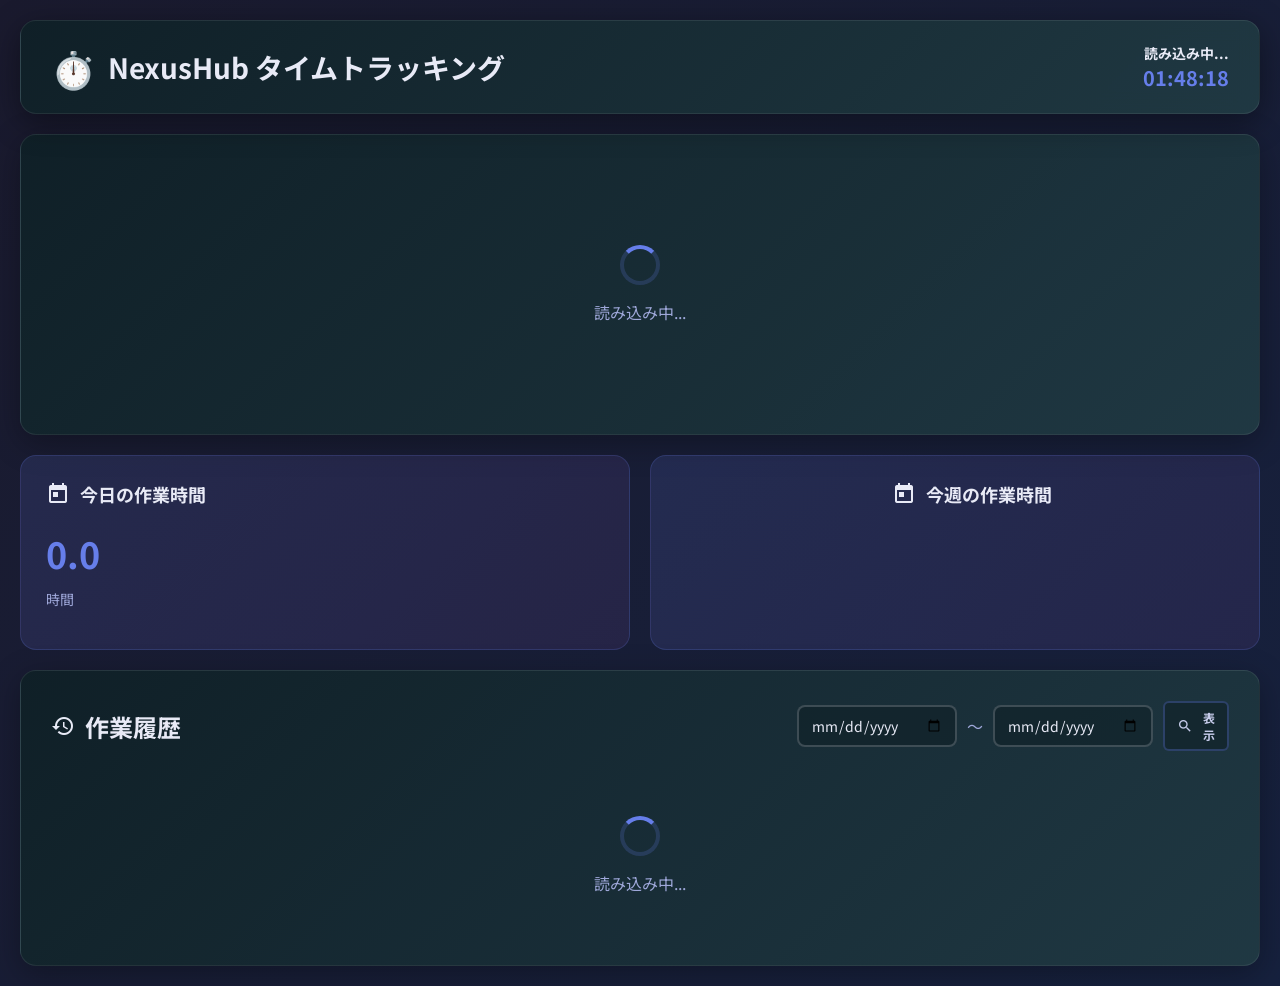
<file: nexushub-time-tracking/Index.html>
<!DOCTYPE html>
<html lang="ja">
<head>
  <meta charset="UTF-8">
  <meta name="viewport" content="width=device-width, initial-scale=1.0">
  <title>NexusHub - タイムトラッキング</title>
  <link rel="icon" type="image/png" href="https://img.icons8.com/fluency/96/clock.png">
  <link href="https://fonts.googleapis.com/css2?family=Noto+Sans+JP:wght@400;500;700&display=swap" rel="stylesheet">
  <link href="https://fonts.googleapis.com/icon?family=Material+Icons" rel="stylesheet">
  <style>
    * {
      margin: 0;
      padding: 0;
      box-sizing: border-box;
    }

    body {
      font-family: 'Noto Sans JP', sans-serif;
      background: linear-gradient(135deg, #1a1a2e 0%, #16213e 100%);
      min-height: 100vh;
      padding: 20px;
    }

    .container {
      max-width: 1400px;
      margin: 0 auto;
    }

    header {
      background: linear-gradient(135deg, rgba(15, 32, 39, 0.95) 0%, rgba(32, 58, 67, 0.95) 100%);
      border-radius: 16px;
      padding: 20px 30px;
      margin-bottom: 20px;
      box-shadow: 0 8px 32px rgba(0, 0, 0, 0.4);
      backdrop-filter: blur(10px);
      display: flex;
      justify-content: space-between;
      align-items: center;
      border: 1px solid rgba(255, 255, 255, 0.08);
    }

    .header-left {
      display: flex;
      align-items: center;
      gap: 20px;
    }

    h1 {
      color: #e8eaf6;
      font-size: 28px;
      font-weight: 700;
      display: flex;
      align-items: center;
      gap: 12px;
    }

    .logo {
      font-size: 36px;
    }

    .user-info {
      display: flex;
      flex-direction: column;
      align-items: flex-end;
    }

    .user-email {
      font-size: 14px;
      font-weight: 700;
      color: #e8eaf6;
    }

    .clock {
      font-size: 20px;
      font-weight: 700;
      color: #667eea;
    }

    .tracking-card {
      background: linear-gradient(135deg, rgba(15, 32, 39, 0.95) 0%, rgba(32, 58, 67, 0.95) 100%);
      border-radius: 16px;
      padding: 30px;
      margin-bottom: 20px;
      box-shadow: 0 8px 32px rgba(0, 0, 0, 0.3);
      border: 1px solid rgba(255, 255, 255, 0.08);
    }

    .tracking-status {
      text-align: center;
      padding: 40px;
    }

    .status-icon {
      font-size: 80px;
      margin-bottom: 20px;
    }

    .status-icon.active {
      color: #43e97b;
      animation: pulse 2s infinite;
    }

    .status-icon.inactive {
      color: #9fa8da;
    }

    @keyframes pulse {
      0%, 100% { opacity: 1; }
      50% { opacity: 0.5; }
    }

    .status-text {
      font-size: 24px;
      font-weight: 700;
      color: #e8eaf6;
      margin-bottom: 10px;
    }

    .tracking-time {
      font-size: 48px;
      font-weight: 700;
      color: #667eea;
      margin: 20px 0;
      font-family: 'Courier New', monospace;
    }

    .tracking-info {
      display: flex;
      justify-content: center;
      gap: 30px;
      margin: 20px 0;
      flex-wrap: wrap;
    }

    .info-item {
      display: flex;
      align-items: center;
      gap: 8px;
      color: #9fa8da;
      font-size: 14px;
    }

    .info-item .material-icons {
      font-size: 20px;
      color: #667eea;
    }

    .tracking-buttons {
      display: flex;
      justify-content: center;
      gap: 20px;
      margin-top: 30px;
    }

    .btn {
      padding: 15px 40px;
      border: none;
      border-radius: 12px;
      font-size: 16px;
      font-weight: 700;
      cursor: pointer;
      transition: all 0.3s ease;
      display: flex;
      align-items: center;
      gap: 10px;
      font-family: 'Noto Sans JP', sans-serif;
    }

    .btn-start {
      background: linear-gradient(135deg, #43e97b 0%, #38f9d7 100%);
      color: #1a1a2e;
      box-shadow: 0 4px 15px rgba(67, 233, 123, 0.3);
    }

    .btn-start:hover {
      transform: translateY(-2px);
      box-shadow: 0 6px 20px rgba(67, 233, 123, 0.4);
    }

    .btn-stop {
      background: linear-gradient(135deg, #F093FB 0%, #F5576C 100%);
      color: white;
      box-shadow: 0 4px 15px rgba(245, 87, 108, 0.3);
    }

    .btn-stop:hover {
      transform: translateY(-2px);
      box-shadow: 0 6px 20px rgba(245, 87, 108, 0.4);
    }

    .btn-secondary {
      background: rgba(15, 32, 39, 0.6);
      color: #c5cae9;
      border: 2px solid rgba(102, 126, 234, 0.3);
    }

    .btn-secondary:hover {
      background: rgba(102, 126, 234, 0.3);
      border-color: #667eea;
    }

    .summary-section {
      display: grid;
      grid-template-columns: repeat(auto-fit, minmax(300px, 1fr));
      gap: 20px;
      margin-bottom: 20px;
    }

    .summary-card {
      background: linear-gradient(135deg, rgba(102, 126, 234, 0.15) 0%, rgba(118, 75, 162, 0.15) 100%);
      border-radius: 16px;
      padding: 25px;
      border: 1px solid rgba(102, 126, 234, 0.2);
    }

    .summary-card h3 {
      color: #e8eaf6;
      font-size: 18px;
      margin-bottom: 20px;
      display: flex;
      align-items: center;
      gap: 10px;
    }

    .summary-value {
      font-size: 36px;
      font-weight: 700;
      color: #667eea;
      margin-bottom: 10px;
    }

    .summary-label {
      font-size: 14px;
      color: #9fa8da;
    }

    .project-list {
      margin-top: 15px;
    }

    .project-item {
      display: flex;
      justify-content: space-between;
      padding: 8px 0;
      border-bottom: 1px solid rgba(232, 234, 246, 0.1);
      font-size: 14px;
    }

    .project-name {
      color: #e8eaf6;
    }

    .project-time {
      color: #667eea;
      font-weight: 600;
    }

    .entries-section {
      background: linear-gradient(135deg, rgba(15, 32, 39, 0.95) 0%, rgba(32, 58, 67, 0.95) 100%);
      border-radius: 16px;
      padding: 30px;
      box-shadow: 0 8px 32px rgba(0, 0, 0, 0.3);
      border: 1px solid rgba(255, 255, 255, 0.08);
    }

    .entries-header {
      display: flex;
      justify-content: space-between;
      align-items: center;
      margin-bottom: 25px;
    }

    .entries-header h2 {
      color: #e8eaf6;
      font-size: 24px;
      display: flex;
      align-items: center;
      gap: 10px;
    }

    .date-filter {
      display: flex;
      gap: 10px;
      align-items: center;
    }

    .date-filter input {
      background: rgba(15, 32, 39, 0.6);
      color: #e8eaf6;
      border: 2px solid rgba(232, 234, 246, 0.2);
      border-radius: 8px;
      padding: 8px 12px;
      font-size: 14px;
      font-family: 'Noto Sans JP', sans-serif;
    }

    .date-filter input:focus {
      outline: none;
      border-color: #667eea;
    }

    .entries-list {
      display: flex;
      flex-direction: column;
      gap: 15px;
    }

    .entry-item {
      background: rgba(15, 32, 39, 0.6);
      border-radius: 12px;
      padding: 20px;
      border: 1px solid rgba(232, 234, 246, 0.1);
      transition: all 0.3s ease;
    }

    .entry-item:hover {
      background: rgba(102, 126, 234, 0.1);
      border-color: #667eea;
    }

    .entry-header {
      display: flex;
      justify-content: space-between;
      align-items: start;
      margin-bottom: 12px;
    }

    .entry-project {
      font-size: 18px;
      font-weight: 700;
      color: #e8eaf6;
    }

    .entry-duration {
      font-size: 24px;
      font-weight: 700;
      color: #43e97b;
      white-space: nowrap;
    }

    .entry-details {
      display: flex;
      gap: 20px;
      margin-bottom: 10px;
      flex-wrap: wrap;
    }

    .entry-detail {
      display: flex;
      align-items: center;
      gap: 6px;
      color: #9fa8da;
      font-size: 13px;
    }

    .entry-detail .material-icons {
      font-size: 16px;
    }

    .entry-memo {
      color: #c5cae9;
      font-size: 14px;
      margin-top: 10px;
      padding-top: 10px;
      border-top: 1px solid rgba(232, 234, 246, 0.1);
    }

    .entry-actions {
      display: flex;
      gap: 10px;
      margin-top: 15px;
    }

    .btn-small {
      padding: 6px 12px;
      font-size: 12px;
      border-radius: 6px;
    }

    .modal {
      display: none;
      position: fixed;
      z-index: 1000;
      left: 0;
      top: 0;
      width: 100%;
      height: 100%;
      background: rgba(0, 0, 0, 0.85);
      animation: fadeIn 0.3s ease;
    }

    @keyframes fadeIn {
      from { opacity: 0; }
      to { opacity: 1; }
    }

    .modal-content {
      background: linear-gradient(135deg, rgba(15, 32, 39, 0.98) 0%, rgba(32, 58, 67, 0.98) 100%);
      margin: 5% auto;
      padding: 30px;
      border-radius: 16px;
      max-width: 500px;
      box-shadow: 0 20px 60px rgba(0, 0, 0, 0.5);
      animation: slideDown 0.3s ease;
      border: 1px solid rgba(232, 234, 246, 0.1);
    }

    @keyframes slideDown {
      from {
        transform: translateY(-50px);
        opacity: 0;
      }
      to {
        transform: translateY(0);
        opacity: 1;
      }
    }

    .modal-header {
      display: flex;
      justify-content: space-between;
      align-items: center;
      margin-bottom: 25px;
      padding-bottom: 15px;
      border-bottom: 2px solid rgba(232, 234, 246, 0.1);
    }

    .modal-header h3 {
      color: #e8eaf6;
      font-size: 22px;
      font-weight: 700;
    }

    .close-btn {
      background: none;
      border: none;
      font-size: 32px;
      color: #9fa8da;
      cursor: pointer;
      padding: 0;
      width: 36px;
      height: 36px;
      display: flex;
      align-items: center;
      justify-content: center;
      border-radius: 50%;
      transition: all 0.3s ease;
    }

    .close-btn:hover {
      background: rgba(102, 126, 234, 0.2);
      color: #e8eaf6;
    }

    .form-group {
      margin-bottom: 20px;
    }

    .form-group label {
      display: block;
      margin-bottom: 8px;
      font-weight: 600;
      color: #e8eaf6;
      font-size: 14px;
    }

    .form-input, .form-select {
      width: 100%;
      border: 2px solid rgba(232, 234, 246, 0.2);
      border-radius: 8px;
      padding: 12px;
      font-size: 14px;
      font-family: 'Noto Sans JP', sans-serif;
      transition: border-color 0.3s ease;
      background: rgba(15, 32, 39, 0.6);
      color: #e8eaf6;
    }

    .form-input:focus, .form-select:focus {
      outline: none;
      border-color: #667eea;
      box-shadow: 0 0 0 3px rgba(102, 126, 234, 0.2);
    }

    .form-actions {
      display: flex;
      gap: 10px;
      justify-content: flex-end;
      margin-top: 25px;
    }

    .loading-spinner {
      text-align: center;
      padding: 40px;
      color: #9fa8da;
    }

    .spinner {
      border: 4px solid rgba(102, 126, 234, 0.2);
      border-top: 4px solid #667eea;
      border-radius: 50%;
      width: 40px;
      height: 40px;
      animation: spin 1s linear infinite;
      margin: 0 auto 15px;
    }

    @keyframes spin {
      0% { transform: rotate(0deg); }
      100% { transform: rotate(360deg); }
    }

    .no-entries {
      text-align: center;
      color: #9fa8da;
      padding: 40px;
      font-size: 16px;
    }

    @media (max-width: 768px) {
      .tracking-buttons {
        flex-direction: column;
      }

      .btn {
        width: 100%;
        justify-content: center;
      }

      .date-filter {
        flex-direction: column;
        width: 100%;
      }

      .date-filter input {
        width: 100%;
      }
    }
  </style>
</head>
<body>
  <div class="container">
    <header>
      <div class="header-left">
        <h1>
          <span class="logo">⏱️</span>
          NexusHub タイムトラッキング
        </h1>
      </div>
      <div class="user-info">
        <div class="user-email" id="userEmail">読み込み中...</div>
        <div class="clock" id="clock">--:--:--</div>
      </div>
    </header>

    <!-- トラッキング状態 -->
    <div class="tracking-card">
      <div class="tracking-status" id="trackingStatus">
        <div class="loading-spinner">
          <div class="spinner"></div>
          <p>読み込み中...</p>
        </div>
      </div>
    </div>

    <!-- サマリーセクション -->
    <div class="summary-section">
      <div class="summary-card">
        <h3><span class="material-icons">today</span>今日の作業時間</h3>
        <div class="summary-value" id="todayHours">0.0</div>
        <div class="summary-label">時間</div>
        <div class="project-list" id="todayProjects"></div>
      </div>

      <div class="summary-card">
        <h3><span class="material-icons">calendar_today</span>今週の作業時間</h3>
        <div id="weeklyChart" style="margin-top: 15px;"></div>
      </div>
    </div>

    <!-- エントリー一覧 -->
    <div class="entries-section">
      <div class="entries-header">
        <h2><span class="material-icons">history</span>作業履歴</h2>
        <div class="date-filter">
          <input type="date" id="startDateFilter" class="form-input">
          <span style="color: #9fa8da;">〜</span>
          <input type="date" id="endDateFilter" class="form-input">
          <button class="btn btn-secondary btn-small" onclick="applyDateFilter()">
            <span class="material-icons" style="font-size: 16px;">search</span>
            表示
          </button>
        </div>
      </div>
      <div class="entries-list" id="entriesList">
        <div class="loading-spinner">
          <div class="spinner"></div>
          <p>読み込み中...</p>
        </div>
      </div>
    </div>
  </div>

  <!-- 開始モーダル -->
  <div id="startModal" class="modal">
    <div class="modal-content">
      <div class="modal-header">
        <h3>タイムトラッキング開始</h3>
        <button class="close-btn" onclick="closeModal('startModal')">&times;</button>
      </div>
      <div>
        <div class="form-group">
          <label for="projectInput">プロジェクト</label>
          <select id="projectInput" class="form-select">
            <option value="">プロジェクトを選択...</option>
          </select>
        </div>
        <div class="form-group">
          <label for="taskInput">タスク</label>
          <input type="text" id="taskInput" class="form-input" placeholder="タスク名を入力...">
        </div>
        <div class="form-group">
          <label for="memoInput">メモ（任意）</label>
          <input type="text" id="memoInput" class="form-input" placeholder="メモを入力...">
        </div>
        <div class="form-actions">
          <button class="btn btn-secondary btn-small" onclick="closeModal('startModal')">キャンセル</button>
          <button class="btn btn-start btn-small" onclick="confirmStart()">
            <span class="material-icons" style="font-size: 16px;">play_arrow</span>
            開始
          </button>
        </div>
      </div>
    </div>
  </div>

  <!-- 編集モーダル -->
  <div id="editModal" class="modal">
    <div class="modal-content">
      <div class="modal-header">
        <h3>エントリー編集</h3>
        <button class="close-btn" onclick="closeModal('editModal')">&times;</button>
      </div>
      <div>
        <div class="form-group">
          <label for="editProjectInput">プロジェクト</label>
          <select id="editProjectInput" class="form-select">
            <option value="">プロジェクトを選択...</option>
          </select>
        </div>
        <div class="form-group">
          <label for="editTaskInput">タスク</label>
          <input type="text" id="editTaskInput" class="form-input" placeholder="タスク名を入力...">
        </div>
        <div class="form-group">
          <label for="editMemoInput">メモ</label>
          <input type="text" id="editMemoInput" class="form-input" placeholder="メモを入力...">
        </div>
        <div class="form-actions">
          <button class="btn btn-secondary btn-small" onclick="closeModal('editModal')">キャンセル</button>
          <button class="btn btn-start btn-small" onclick="saveEdit()">
            <span class="material-icons" style="font-size: 16px;">save</span>
            保存
          </button>
        </div>
      </div>
    </div>
  </div>

  <script>
    let currentTracking = null;
    let trackingTimer = null;
    let editingEntryId = null;
    let allProjects = [];

    // 時計の更新
    function updateClock() {
      const now = new Date();
      const hours = String(now.getHours()).padStart(2, '0');
      const minutes = String(now.getMinutes()).padStart(2, '0');
      const seconds = String(now.getSeconds()).padStart(2, '0');

      const clockElement = document.getElementById('clock');
      if (clockElement) {
        clockElement.textContent = hours + ':' + minutes + ':' + seconds;
      }
    }

    updateClock();
    setInterval(updateClock, 1000);

    // ユーザー情報を取得
    google.script.run
      .withSuccessHandler(function(userInfo) {
        const emailElement = document.getElementById('userEmail');
        if (emailElement) {
          emailElement.textContent = userInfo.email;
        }
      })
      .getUserInfo();

    // 初期化
    function init() {
      loadProjects();
      loadCurrentTracking();
      loadTodaySummary();
      loadWeeklySummary();
      loadEntries();

      // デフォルトの日付フィルターを設定（今月）
      const today = new Date();
      const firstDay = new Date(today.getFullYear(), today.getMonth(), 1);

      const startDateFilter = document.getElementById('startDateFilter');
      const endDateFilter = document.getElementById('endDateFilter');

      if (startDateFilter) {
        startDateFilter.value = formatDateInput(firstDay);
      }
      if (endDateFilter) {
        endDateFilter.value = formatDateInput(today);
      }
    }

    // プロジェクト一覧を読み込み
    function loadProjects() {
      google.script.run
        .withSuccessHandler(function(result) {
          if (result.success) {
            allProjects = result.projects;
            updateProjectSelects();
          }
        })
        .getProjects();
    }

    // プロジェクトセレクトを更新
    function updateProjectSelects() {
      const projectInput = document.getElementById('projectInput');
      const editProjectInput = document.getElementById('editProjectInput');

      if (projectInput) {
        let options = '<option value="">プロジェクトを選択...</option>';
        allProjects.forEach(function(project) {
          options += '<option value="' + escapeHtml(project.name) + '">' + escapeHtml(project.name) + '</option>';
        });
        projectInput.innerHTML = options;
      }

      if (editProjectInput) {
        let options = '<option value="">プロジェクトを選択...</option>';
        allProjects.forEach(function(project) {
          options += '<option value="' + escapeHtml(project.name) + '">' + escapeHtml(project.name) + '</option>';
        });
        editProjectInput.innerHTML = options;
      }
    }

    // 現在のトラッキング状態を読み込み
    function loadCurrentTracking() {
      google.script.run
        .withSuccessHandler(function(result) {
          if (result.success) {
            currentTracking = result.tracking;
            updateTrackingUI();

            if (currentTracking) {
              startTrackingTimer();
            }
          }
        })
        .getCurrentTimeTracking();
    }

    // トラッキングUIを更新
    function updateTrackingUI() {
      const statusElement = document.getElementById('trackingStatus');
      if (!statusElement) return;

      if (currentTracking) {
        const elapsed = Math.floor((Date.now() - currentTracking.startTime) / 1000);
        const hours = Math.floor(elapsed / 3600);
        const minutes = Math.floor((elapsed % 3600) / 60);
        const seconds = elapsed % 60;

        statusElement.innerHTML =
          '<div class="status-icon active">⏱️</div>' +
          '<div class="status-text">作業中</div>' +
          '<div class="tracking-time" id="trackingTime">' +
          String(hours).padStart(2, '0') + ':' +
          String(minutes).padStart(2, '0') + ':' +
          String(seconds).padStart(2, '0') +
          '</div>' +
          '<div class="tracking-info">' +
          (currentTracking.project ? '<div class="info-item"><span class="material-icons">folder</span>' + escapeHtml(currentTracking.project) + '</div>' : '') +
          (currentTracking.task ? '<div class="info-item"><span class="material-icons">assignment</span>' + escapeHtml(currentTracking.task) + '</div>' : '') +
          '</div>' +
          '<div class="tracking-buttons">' +
          '<button class="btn btn-stop" onclick="stopTracking()">' +
          '<span class="material-icons">stop</span>停止' +
          '</button>' +
          '</div>';
      } else {
        statusElement.innerHTML =
          '<div class="status-icon inactive">⏱️</div>' +
          '<div class="status-text">待機中</div>' +
          '<div class="tracking-time">00:00:00</div>' +
          '<div class="tracking-buttons">' +
          '<button class="btn btn-start" onclick="openStartModal()">' +
          '<span class="material-icons">play_arrow</span>開始' +
          '</button>' +
          '</div>';
      }
    }

    // トラッキングタイマーを開始
    function startTrackingTimer() {
      if (trackingTimer) {
        clearInterval(trackingTimer);
      }

      trackingTimer = setInterval(function() {
        if (currentTracking) {
          const elapsed = Math.floor((Date.now() - currentTracking.startTime) / 1000);
          const hours = Math.floor(elapsed / 3600);
          const minutes = Math.floor((elapsed % 3600) / 60);
          const seconds = elapsed % 60;

          const timeElement = document.getElementById('trackingTime');
          if (timeElement) {
            timeElement.textContent =
              String(hours).padStart(2, '0') + ':' +
              String(minutes).padStart(2, '0') + ':' +
              String(seconds).padStart(2, '0');
          }
        }
      }, 1000);
    }

    // 開始モーダルを開く
    function openStartModal() {
      const modal = document.getElementById('startModal');
      const projectInput = document.getElementById('projectInput');
      const taskInput = document.getElementById('taskInput');
      const memoInput = document.getElementById('memoInput');

      if (projectInput) projectInput.value = '';
      if (taskInput) taskInput.value = '';
      if (memoInput) memoInput.value = '';

      if (modal) modal.style.display = 'block';
    }

    // トラッキング開始を確定
    function confirmStart() {
      const projectInput = document.getElementById('projectInput');
      const taskInput = document.getElementById('taskInput');
      const memoInput = document.getElementById('memoInput');

      const project = projectInput ? projectInput.value : '';
      const task = taskInput ? taskInput.value.trim() : '';
      const memo = memoInput ? memoInput.value.trim() : '';

      closeModal('startModal');

      google.script.run
        .withSuccessHandler(function(result) {
          if (result.success) {
            loadCurrentTracking();
            loadTodaySummary();
          } else {
            alert(result.error || 'タイムトラッキングの開始に失敗しました');
          }
        })
        .withFailureHandler(function(error) {
          alert('タイムトラッキングの開始に失敗しました');
        })
        .startTimeTracking(project, task, memo);
    }

    // トラッキング停止
    function stopTracking() {
      if (!confirm('タイムトラッキングを停止しますか？')) return;

      google.script.run
        .withSuccessHandler(function(result) {
          if (result.success) {
            if (trackingTimer) {
              clearInterval(trackingTimer);
              trackingTimer = null;
            }
            currentTracking = null;
            updateTrackingUI();
            loadTodaySummary();
            loadWeeklySummary();
            loadEntries();
          } else {
            alert(result.error || 'タイムトラッキングの停止に失敗しました');
          }
        })
        .withFailureHandler(function(error) {
          alert('タイムトラッキングの停止に失敗しました');
        })
        .stopTimeTracking();
    }

    // 今日のサマリーを読み込み
    function loadTodaySummary() {
      google.script.run
        .withSuccessHandler(function(result) {
          if (result.success) {
            const hoursElement = document.getElementById('todayHours');
            if (hoursElement) {
              hoursElement.textContent = result.totalHours;
            }

            const projectsElement = document.getElementById('todayProjects');
            if (projectsElement && result.projectTime) {
              let html = '';
              const projects = Object.entries(result.projectTime);
              projects.forEach(function([project, minutes]) {
                const hours = (minutes / 60).toFixed(1);
                html += '<div class="project-item">' +
                        '<span class="project-name">' + escapeHtml(project) + '</span>' +
                        '<span class="project-time">' + hours + 'h</span>' +
                        '</div>';
              });
              projectsElement.innerHTML = html || '<div style="color: #9fa8da; text-align: center; padding: 10px;">データなし</div>';
            }
          }
        })
        .getTodaySummary();
    }

    // 週のサマリーを読み込み
    function loadWeeklySummary() {
      google.script.run
        .withSuccessHandler(function(result) {
          if (result.success && result.dailyTime) {
            const chartElement = document.getElementById('weeklyChart');
            if (chartElement) {
              let html = '';
              const days = ['月', '火', '水', '木', '金', '土', '日'];
              const dates = Object.keys(result.dailyTime).sort();

              dates.forEach(function(dateKey, index) {
                const minutes = result.dailyTime[dateKey];
                const hours = (minutes / 60).toFixed(1);
                const date = new Date(dateKey);
                const dayOfWeek = days[(date.getDay() + 6) % 7];

                html += '<div class="project-item">' +
                        '<span class="project-name">' + dayOfWeek + ' (' + dateKey.split('-')[2] + '日)</span>' +
                        '<span class="project-time">' + hours + 'h</span>' +
                        '</div>';
              });
              chartElement.innerHTML = html || '<div style="color: #9fa8da; text-align: center; padding: 10px;">データなし</div>';
            }
          }
        })
        .getWeeklySummary();
    }

    // エントリー一覧を読み込み
    function loadEntries() {
      const startDateFilter = document.getElementById('startDateFilter');
      const endDateFilter = document.getElementById('endDateFilter');

      const startDate = startDateFilter ? startDateFilter.value : null;
      const endDate = endDateFilter ? endDateFilter.value : null;

      google.script.run
        .withSuccessHandler(function(result) {
          const listElement = document.getElementById('entriesList');
          if (!listElement) return;

          if (result.success && result.entries.length > 0) {
            let html = '';
            result.entries.forEach(function(entry) {
              const startTime = new Date(entry.startTime);
              const hours = Math.floor(entry.duration / 60);
              const minutes = entry.duration % 60;
              const durationText = hours + 'h ' + minutes + 'm';

              html += '<div class="entry-item">' +
                      '<div class="entry-header">' +
                      '<div class="entry-project">' + escapeHtml(entry.project || '未分類') + '</div>' +
                      '<div class="entry-duration">' + durationText + '</div>' +
                      '</div>' +
                      '<div class="entry-details">' +
                      '<div class="entry-detail">' +
                      '<span class="material-icons">event</span>' +
                      formatDate(startTime) +
                      '</div>' +
                      '<div class="entry-detail">' +
                      '<span class="material-icons">schedule</span>' +
                      formatTime(startTime) + ' - ' + formatTime(new Date(entry.endTime)) +
                      '</div>';

              if (entry.task) {
                html += '<div class="entry-detail">' +
                        '<span class="material-icons">assignment</span>' +
                        escapeHtml(entry.task) +
                        '</div>';
              }

              html += '</div>';

              if (entry.memo) {
                html += '<div class="entry-memo">📝 ' + escapeHtml(entry.memo) + '</div>';
              }

              html += '<div class="entry-actions">' +
                      '<button class="btn btn-secondary btn-small" onclick="editEntry(\'' + entry.id + '\', \'' +
                      escapeHtml(entry.project || '').replace(/'/g, "\\'") + '\', \'' +
                      escapeHtml(entry.task || '').replace(/'/g, "\\'") + '\', \'' +
                      escapeHtml(entry.memo || '').replace(/'/g, "\\'") + '\')">' +
                      '<span class="material-icons" style="font-size: 14px;">edit</span>編集' +
                      '</button>' +
                      '<button class="btn btn-secondary btn-small" onclick="deleteEntry(\'' + entry.id + '\')" style="border-color: rgba(245, 87, 108, 0.3);">' +
                      '<span class="material-icons" style="font-size: 14px;">delete</span>削除' +
                      '</button>' +
                      '</div>' +
                      '</div>';
            });
            listElement.innerHTML = html;
          } else {
            listElement.innerHTML = '<div class="no-entries">この期間のエントリーはありません</div>';
          }
        })
        .getTimeEntries(startDate, endDate);
    }

    // 日付フィルターを適用
    function applyDateFilter() {
      loadEntries();
    }

    // エントリーを編集
    function editEntry(id, project, task, memo) {
      editingEntryId = id;

      const modal = document.getElementById('editModal');
      const editProjectInput = document.getElementById('editProjectInput');
      const editTaskInput = document.getElementById('editTaskInput');
      const editMemoInput = document.getElementById('editMemoInput');

      if (editProjectInput) editProjectInput.value = project;
      if (editTaskInput) editTaskInput.value = task;
      if (editMemoInput) editMemoInput.value = memo;

      if (modal) modal.style.display = 'block';
    }

    // 編集を保存
    function saveEdit() {
      const editProjectInput = document.getElementById('editProjectInput');
      const editTaskInput = document.getElementById('editTaskInput');
      const editMemoInput = document.getElementById('editMemoInput');

      const project = editProjectInput ? editProjectInput.value : '';
      const task = editTaskInput ? editTaskInput.value.trim() : '';
      const memo = editMemoInput ? editMemoInput.value.trim() : '';

      closeModal('editModal');

      google.script.run
        .withSuccessHandler(function(result) {
          if (result.success) {
            loadEntries();
            loadTodaySummary();
          } else {
            alert(result.error || '更新に失敗しました');
          }
        })
        .updateTimeEntry(editingEntryId, project, task, memo);
    }

    // エントリーを削除
    function deleteEntry(id) {
      if (!confirm('このエントリーを削除しますか？')) return;

      google.script.run
        .withSuccessHandler(function(result) {
          if (result.success) {
            loadEntries();
            loadTodaySummary();
            loadWeeklySummary();
          } else {
            alert(result.error || '削除に失敗しました');
          }
        })
        .deleteTimeEntry(id);
    }

    // モーダルを閉じる
    function closeModal(modalId) {
      const modal = document.getElementById(modalId);
      if (modal) modal.style.display = 'none';
    }

    // ヘルパー関数
    function formatDate(date) {
      const year = date.getFullYear();
      const month = String(date.getMonth() + 1).padStart(2, '0');
      const day = String(date.getDate()).padStart(2, '0');
      return year + '年' + month + '月' + day + '日';
    }

    function formatTime(date) {
      const hours = String(date.getHours()).padStart(2, '0');
      const minutes = String(date.getMinutes()).padStart(2, '0');
      return hours + ':' + minutes;
    }

    function formatDateInput(date) {
      const year = date.getFullYear();
      const month = String(date.getMonth() + 1).padStart(2, '0');
      const day = String(date.getDate()).padStart(2, '0');
      return year + '-' + month + '-' + day;
    }

    function escapeHtml(text) {
      if (!text) return '';
      return String(text)
        .replace(/&/g, '&amp;')
        .replace(/</g, '&lt;')
        .replace(/>/g, '&gt;')
        .replace(/"/g, '&quot;')
        .replace(/'/g, '&#039;');
    }

    // モーダルの外側をクリックで閉じる
    window.onclick = function(event) {
      if (event.target.classList.contains('modal')) {
        event.target.style.display = 'none';
      }
    };

    // 初期化
    init();

    // 定期的にサマリーを更新
    setInterval(function() {
      loadTodaySummary();
      loadWeeklySummary();
    }, 60000);
  </script>
</body>
</html>
</file>
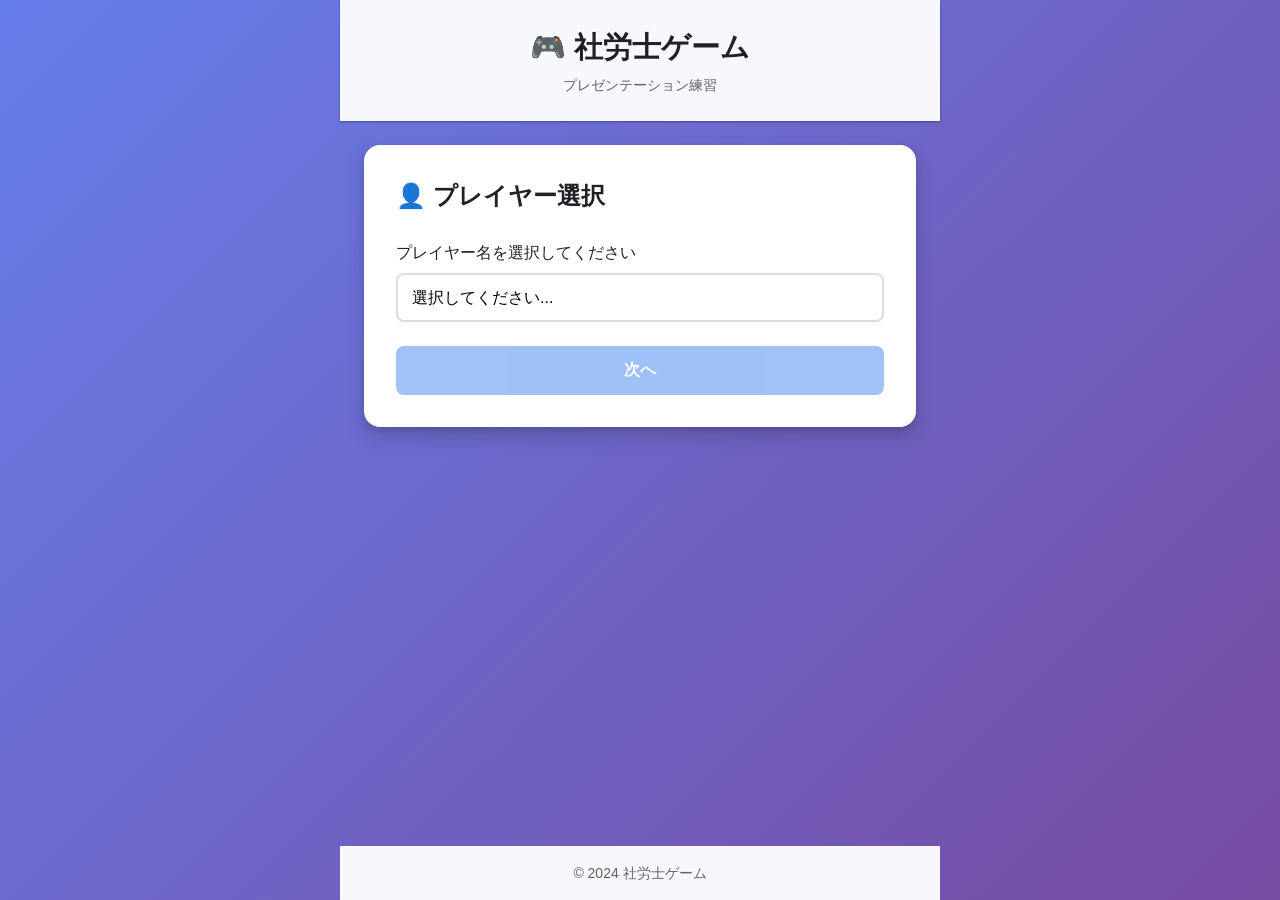
<file: sr-game-webapp/frontend/index.html>
<!DOCTYPE html>
<html lang="ja">
<head>
    <meta charset="UTF-8">
    <meta name="viewport" content="width=device-width, initial-scale=1.0, maximum-scale=1.0, user-scalable=no">
    <meta name="mobile-web-app-capable" content="yes">
    <meta name="apple-mobile-web-app-capable" content="yes">
    <title>社労士ゲーム</title>
    <link rel="stylesheet" href="styles.css">
</head>
<body>
    <div class="container">
        <!-- ヘッダー -->
        <header class="header">
            <h1>🎮 社労士ゲーム</h1>
            <p class="subtitle">プレゼンテーション練習</p>
        </header>

        <!-- メインコンテンツ -->
        <main class="main-content">
            <!-- ステップ1: プレイヤー選択 -->
            <section id="step1" class="step active">
                <div class="card">
                    <h2>👤 プレイヤー選択</h2>
                    <div class="form-group">
                        <label for="playerSelect">プレイヤー名を選択してください</label>
                        <select id="playerSelect" class="input-field">
                            <option value="">選択してください...</option>
                        </select>
                    </div>
                    <button id="nextToIndustry" class="btn btn-primary" disabled>次へ</button>
                </div>
            </section>

            <!-- ステップ2: 業界選択 -->
            <section id="step2" class="step">
                <div class="card">
                    <h2>🏭 業界選択</h2>
                    <p class="info-text">対象業界を選択してください（複数選択可）</p>
                    <div class="checkbox-group">
                        <label class="checkbox-label">
                            <input type="checkbox" name="industry" value="製造業界">
                            <span class="checkbox-custom"></span>
                            製造業界
                        </label>
                        <label class="checkbox-label">
                            <input type="checkbox" name="industry" value="運送業界">
                            <span class="checkbox-custom"></span>
                            運送業界
                        </label>
                        <label class="checkbox-label">
                            <input type="checkbox" name="industry" value="建設業界">
                            <span class="checkbox-custom"></span>
                            建設業界
                        </label>
                        <label class="checkbox-label">
                            <input type="checkbox" name="industry" value="介護業界">
                            <span class="checkbox-custom"></span>
                            介護業界
                        </label>
                    </div>
                    <div class="button-group">
                        <button id="backToPlayer" class="btn btn-secondary">戻る</button>
                        <button id="nextToRecording" class="btn btn-primary" disabled>次へ</button>
                    </div>
                </div>
            </section>

            <!-- ステップ3: 音声録音 -->
            <section id="step3" class="step">
                <div class="card">
                    <h2>🎤 プレゼンテーション録音</h2>
                    <p class="info-text">マイクボタンを押して、約1.5分間のプレゼンテーションを行ってください</p>

                    <!-- 録音状態の表示 -->
                    <div class="recording-status">
                        <div id="recordingIndicator" class="recording-indicator">
                            <span class="status-text">準備完了</span>
                        </div>
                        <div id="timer" class="timer">00:00</div>
                        <div class="progress-bar">
                            <div id="progressFill" class="progress-fill"></div>
                        </div>
                    </div>

                    <!-- マイクボタン -->
                    <div class="mic-button-container">
                        <button id="micButton" class="mic-button" aria-label="録音開始/停止">
                            <svg width="60" height="60" viewBox="0 0 24 24" fill="currentColor">
                                <path d="M12 14c1.66 0 3-1.34 3-3V5c0-1.66-1.34-3-3-3S9 3.34 9 5v6c0 1.66 1.34 3 3 3z"/>
                                <path d="M17 11c0 2.76-2.24 5-5 5s-5-2.24-5-5H5c0 3.53 2.61 6.43 6 6.92V21h2v-3.08c3.39-.49 6-3.39 6-6.92h-2z"/>
                            </svg>
                        </button>
                    </div>

                    <!-- 文字起こしテキスト表示 -->
                    <div id="transcriptContainer" class="transcript-container" style="display: none;">
                        <h3>📝 文字起こし</h3>
                        <div id="transcriptText" class="transcript-text"></div>
                    </div>

                    <div class="button-group">
                        <button id="backToIndustry" class="btn btn-secondary">戻る</button>
                        <button id="submitData" class="btn btn-success" disabled>送信</button>
                    </div>
                </div>
            </section>

            <!-- ステップ4: 完了画面 -->
            <section id="step4" class="step">
                <div class="card">
                    <div class="success-message">
                        <div class="success-icon">✓</div>
                        <h2>送信完了！</h2>
                        <p>プレゼンテーションデータが保存されました。</p>
                    </div>
                    <button id="restart" class="btn btn-primary">最初から始める</button>
                </div>
            </section>
        </main>

        <!-- フッター -->
        <footer class="footer">
            <p>&copy; 2024 社労士ゲーム</p>
        </footer>
    </div>

    <!-- ローディングオーバーレイ -->
    <div id="loadingOverlay" class="loading-overlay" style="display: none;">
        <div class="loading-spinner"></div>
        <p>読み込み中...</p>
    </div>

    <!-- エラーメッセージ -->
    <div id="errorMessage" class="error-message" style="display: none;"></div>

    <script src="app.js"></script>
</body>
</html>
</file>
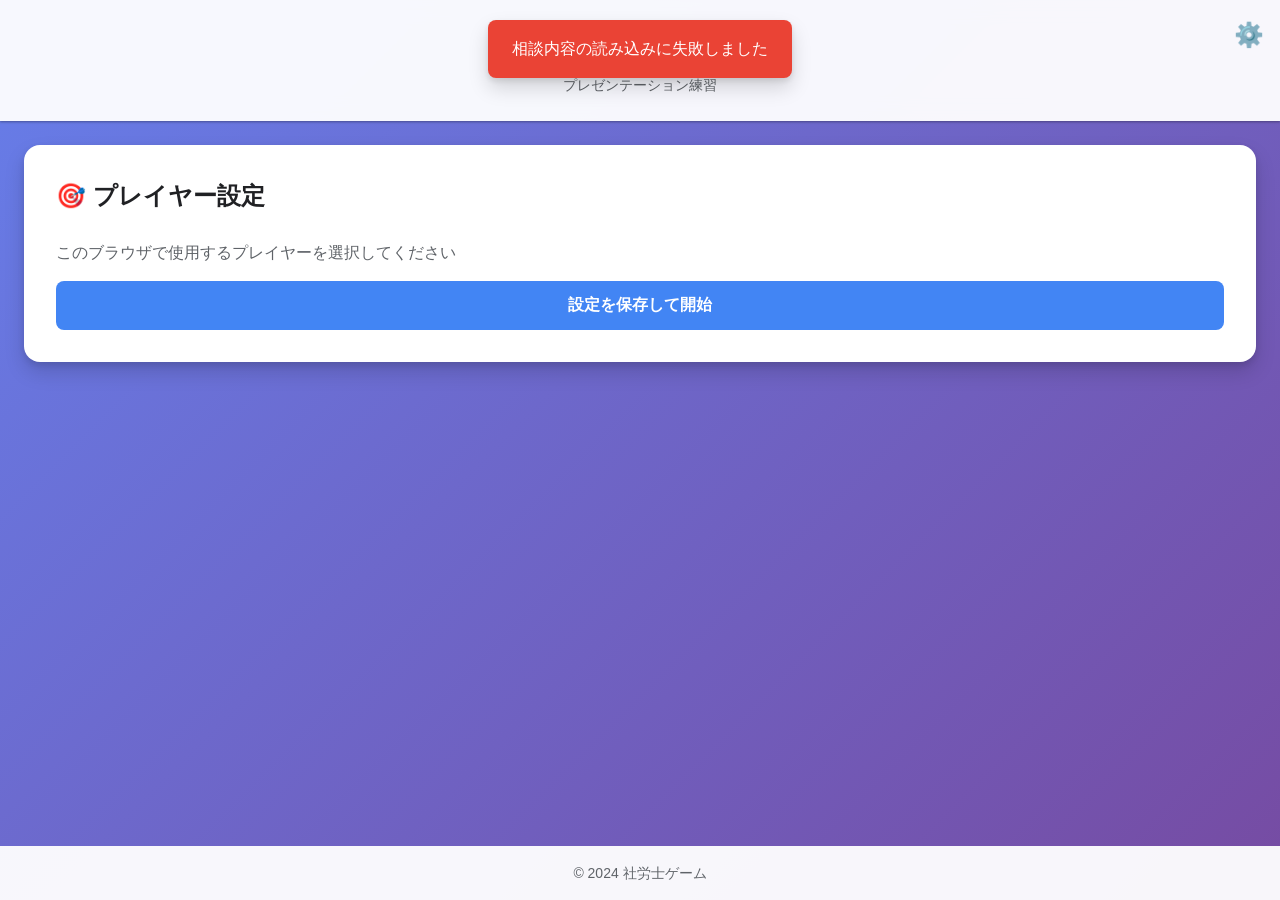
<file: sr-game-webapp/gas-integrated/Index.html>
<!DOCTYPE html>
<html lang="ja">
<head>
    <meta charset="UTF-8">
    <meta name="viewport" content="width=device-width, initial-scale=1.0, maximum-scale=1.0, user-scalable=no">
    <meta name="mobile-web-app-capable" content="yes">
    <meta name="apple-mobile-web-app-capable" content="yes">
    <title>社労士ゲーム</title>

    <style>
        * {
            margin: 0;
            padding: 0;
            box-sizing: border-box;
        }

        :root {
            --primary-color: #4285f4;
            --secondary-color: #34a853;
            --danger-color: #ea4335;
            --warning-color: #fbbc04;
            --dark-color: #202124;
            --light-color: #f8f9fa;
            --border-color: #dadce0;
            --text-color: #202124;
            --text-secondary: #5f6368;
            --shadow: 0 1px 3px rgba(0, 0, 0, 0.12), 0 1px 2px rgba(0, 0, 0, 0.24);
            --shadow-lg: 0 10px 20px rgba(0, 0, 0, 0.15), 0 3px 6px rgba(0, 0, 0, 0.10);
        }

        body {
            font-family: -apple-system, BlinkMacSystemFont, 'Segoe UI', Roboto, 'Helvetica Neue', Arial, sans-serif;
            background: linear-gradient(135deg, #667eea 0%, #764ba2 100%);
            color: var(--text-color);
            line-height: 1.6;
            min-height: 100vh;
            overflow-x: hidden;
        }

        .container {
            width: 100%;
            min-height: 100vh;
            display: flex;
            flex-direction: column;
        }

        .header {
            background: rgba(255, 255, 255, 0.95);
            backdrop-filter: blur(10px);
            padding: 1.5rem;
            text-align: center;
            box-shadow: var(--shadow);
            position: sticky;
            top: 0;
            z-index: 100;
        }

        .header h1 {
            font-size: 1.8rem;
            color: var(--dark-color);
            margin-bottom: 0.25rem;
        }

        .subtitle {
            color: var(--text-secondary);
            font-size: 0.9rem;
        }

        .admin-link {
            position: absolute;
            right: 1rem;
            top: 1rem;
            color: var(--primary-color);
            text-decoration: none;
            font-size: 1.5rem;
            cursor: pointer;
        }

        .main-content {
            flex: 1;
            padding: 1.5rem;
        }

        .step {
            display: none;
            animation: fadeIn 0.3s ease-in;
        }

        .step.active {
            display: block;
        }

        @keyframes fadeIn {
            from { opacity: 0; transform: translateY(10px); }
            to { opacity: 1; transform: translateY(0); }
        }

        .card {
            background: white;
            border-radius: 16px;
            padding: 2rem;
            box-shadow: var(--shadow-lg);
        }

        .card h2 {
            font-size: 1.5rem;
            margin-bottom: 1.5rem;
            color: var(--dark-color);
        }

        .form-group {
            margin-bottom: 1.5rem;
        }

        .form-group label {
            display: block;
            margin-bottom: 0.5rem;
            font-weight: 500;
        }

        .input-field {
            width: 100%;
            padding: 0.875rem;
            font-size: 1rem;
            border: 2px solid var(--border-color);
            border-radius: 8px;
            transition: all 0.2s;
        }

        .input-field:focus {
            outline: none;
            border-color: var(--primary-color);
            box-shadow: 0 0 0 3px rgba(66, 133, 244, 0.1);
        }

        .checkbox-group {
            margin-bottom: 1.5rem;
        }

        .checkbox-label {
            display: flex;
            align-items: center;
            padding: 1rem;
            margin-bottom: 0.75rem;
            background: var(--light-color);
            border-radius: 8px;
            cursor: pointer;
            transition: all 0.2s;
            position: relative;
        }

        .checkbox-label:hover {
            background: #e8f0fe;
        }

        .checkbox-label input[type="checkbox"] {
            position: absolute;
            opacity: 0;
            cursor: pointer;
        }

        .checkbox-custom {
            width: 24px;
            height: 24px;
            border: 2px solid var(--border-color);
            border-radius: 6px;
            margin-right: 0.75rem;
            display: flex;
            align-items: center;
            justify-content: center;
            background: white;
            transition: all 0.2s;
        }

        .checkbox-label input[type="checkbox"]:checked ~ .checkbox-custom {
            background: var(--primary-color);
            border-color: var(--primary-color);
        }

        .checkbox-label input[type="checkbox"]:checked ~ .checkbox-custom::after {
            content: "✓";
            color: white;
            font-size: 16px;
            font-weight: bold;
        }

        .card-choice-group, .consultation-grid {
            display: grid;
            gap: 1rem;
            margin-bottom: 1.5rem;
        }

        .consultation-grid {
            grid-template-columns: repeat(auto-fill, minmax(70px, 1fr));
        }

        .card-choice-label {
            display: flex;
            align-items: center;
            padding: 1.5rem;
            background: var(--light-color);
            border: 3px solid var(--border-color);
            border-radius: 12px;
            cursor: pointer;
            transition: all 0.2s;
            position: relative;
        }

        .card-choice-label:hover {
            background: #e8f0fe;
            transform: translateY(-2px);
        }

        .card-choice-label input[type="radio"] {
            position: absolute;
            opacity: 0;
        }

        .card-choice-label input[type="radio"]:checked ~ .card-choice-content {
            font-weight: 600;
        }

        .card-choice-custom {
            width: 24px;
            height: 24px;
            border: 2px solid var(--border-color);
            border-radius: 50%;
            margin-right: 1rem;
            display: flex;
            align-items: center;
            justify-content: center;
            background: white;
            transition: all 0.2s;
            flex-shrink: 0;
        }

        .card-choice-label input[type="radio"]:checked ~ .card-choice-custom {
            background: var(--primary-color);
            border-color: var(--primary-color);
        }

        .card-choice-label input[type="radio"]:checked ~ .card-choice-custom::after {
            content: "";
            width: 10px;
            height: 10px;
            background: white;
            border-radius: 50%;
        }

        .card-choice-content {
            flex: 1;
            font-size: 1.1rem;
        }

        /* 相談内容ボタン */
        .consultation-btn {
            padding: 1rem;
            background: var(--light-color);
            border: 2px solid var(--border-color);
            border-radius: 8px;
            cursor: pointer;
            transition: all 0.2s;
            font-size: 1rem;
            font-weight: 600;
            text-align: center;
        }

        .consultation-btn:hover {
            background: #e8f0fe;
            transform: translateY(-2px);
        }

        .consultation-btn.selected {
            background: var(--primary-color);
            color: white;
            border-color: var(--primary-color);
        }

        /* 選択内容表示 */
        .selection-display {
            background: var(--light-color);
            padding: 2rem;
            border-radius: 16px;
            margin-bottom: 2rem;
        }

        .selection-item {
            margin-bottom: 1.5rem;
            padding: 1.5rem;
            background: white;
            border-radius: 12px;
            text-align: center;
        }

        .selection-item:last-child {
            margin-bottom: 0;
        }

        .selection-label {
            font-size: 1rem;
            color: var(--text-secondary);
            margin-bottom: 0.5rem;
            font-weight: 500;
        }

        .selection-value {
            font-size: 1.8rem;
            font-weight: 700;
            color: var(--dark-color);
            line-height: 1.4;
        }

        /* 提案サービスを特に大きく表示（タブレット横向き想定） */
        #displayCard {
            font-size: 3.5rem;
            font-weight: 800;
            color: var(--primary-color);
            text-shadow: 0 2px 4px rgba(0, 0, 0, 0.1);
            letter-spacing: 0.02em;
        }

        /* タブレット横向き（768px以上）でさらに大きく */
        @media (min-width: 768px) and (orientation: landscape) {
            .selection-display {
                padding: 3rem;
            }

            .selection-item {
                padding: 2rem;
            }

            .selection-label {
                font-size: 1.2rem;
            }

            .selection-value {
                font-size: 2.2rem;
            }

            #displayCard {
                font-size: 5rem;
                line-height: 1.3;
            }
        }

        /* 大きめのタブレット（1024px以上）横向き */
        @media (min-width: 1024px) and (orientation: landscape) {
            #displayCard {
                font-size: 6rem;
            }

            .selection-value {
                font-size: 2.5rem;
            }
        }

        .btn {
            padding: 0.875rem 1.75rem;
            font-size: 1rem;
            font-weight: 600;
            border: none;
            border-radius: 8px;
            cursor: pointer;
            transition: all 0.2s;
            width: 100%;
        }

        .btn:active {
            transform: scale(0.98);
        }

        .btn-primary {
            background: var(--primary-color);
            color: white;
        }

        .btn-secondary {
            background: var(--light-color);
            color: var(--text-color);
        }

        .btn-success {
            background: var(--secondary-color);
            color: white;
        }

        .btn:disabled {
            opacity: 0.5;
            cursor: not-allowed;
        }

        .button-group {
            display: grid;
            grid-template-columns: 1fr 1fr;
            gap: 0.75rem;
            margin-top: 1.5rem;
        }

        .recording-status {
            text-align: center;
            margin-bottom: 2rem;
        }

        .recording-indicator {
            display: inline-block;
            padding: 0.75rem 1.5rem;
            background: var(--light-color);
            border-radius: 20px;
            margin-bottom: 1rem;
        }

        .recording-indicator.recording {
            background: var(--danger-color);
            animation: pulse 1.5s infinite;
        }

        @keyframes pulse {
            0%, 100% { opacity: 1; }
            50% { opacity: 0.7; }
        }

        .recording-indicator.recording .status-text {
            color: white;
        }

        .status-text {
            font-weight: 600;
        }

        .timer {
            font-size: 2.5rem;
            font-weight: bold;
            font-variant-numeric: tabular-nums;
            margin-bottom: 1rem;
        }

        .progress-bar {
            width: 100%;
            height: 6px;
            background: var(--light-color);
            border-radius: 3px;
            overflow: hidden;
        }

        .progress-fill {
            height: 100%;
            background: var(--primary-color);
            width: 0%;
            transition: width 0.3s linear;
        }

        .progress-fill.recording {
            background: var(--danger-color);
        }

        .mic-button-container {
            display: flex;
            justify-content: center;
            margin: 2rem 0;
        }

        .mic-button {
            width: 120px;
            height: 120px;
            border-radius: 50%;
            border: none;
            background: var(--primary-color);
            color: white;
            cursor: pointer;
            transition: all 0.2s;
            box-shadow: var(--shadow-lg);
            display: flex;
            align-items: center;
            justify-content: center;
        }

        .mic-button.recording {
            background: var(--danger-color);
            animation: pulse 1.5s infinite;
        }

        .transcript-container {
            margin-top: 1.5rem;
            padding: 1rem;
            background: var(--light-color);
            border-radius: 8px;
        }

        .transcript-text {
            max-height: 200px;
            overflow-y: auto;
            padding: 0.75rem;
            background: white;
            border-radius: 6px;
            line-height: 1.6;
            white-space: pre-wrap;
            word-wrap: break-word;
        }

        .success-message {
            text-align: center;
            padding: 2rem 0;
        }

        .success-icon {
            width: 80px;
            height: 80px;
            margin: 0 auto 1.5rem;
            background: var(--secondary-color);
            color: white;
            font-size: 3rem;
            border-radius: 50%;
            display: flex;
            align-items: center;
            justify-content: center;
            animation: scaleIn 0.5s ease-out;
        }

        @keyframes scaleIn {
            from { transform: scale(0); }
            to { transform: scale(1); }
        }

        .footer {
            background: rgba(255, 255, 255, 0.95);
            padding: 1rem;
            text-align: center;
            color: var(--text-secondary);
            font-size: 0.875rem;
        }

        .loading-overlay {
            position: fixed;
            top: 0;
            left: 0;
            right: 0;
            bottom: 0;
            background: rgba(0, 0, 0, 0.7);
            display: flex;
            flex-direction: column;
            align-items: center;
            justify-content: center;
            z-index: 1000;
            color: white;
        }

        .loading-spinner {
            width: 50px;
            height: 50px;
            border: 4px solid rgba(255, 255, 255, 0.3);
            border-top-color: white;
            border-radius: 50%;
            animation: spin 1s linear infinite;
            margin-bottom: 1rem;
        }

        @keyframes spin {
            to { transform: rotate(360deg); }
        }

        .error-message {
            position: fixed;
            top: 20px;
            left: 50%;
            transform: translateX(-50%);
            background: var(--danger-color);
            color: white;
            padding: 1rem 1.5rem;
            border-radius: 8px;
            box-shadow: var(--shadow-lg);
            z-index: 1001;
            max-width: 90%;
        }

        .info-text {
            color: var(--text-secondary);
            margin-bottom: 1rem;
        }

        @media (max-width: 480px) {
            .header h1 { font-size: 1.5rem; }
            .card { padding: 1.5rem; }
            .mic-button { width: 100px; height: 100px; }
            .timer { font-size: 2rem; }
            .consultation-grid {
                grid-template-columns: repeat(auto-fill, minmax(60px, 1fr));
            }
        }
    </style>
</head>
<body>
    <div class="container">
        <header class="header">
            <a href="javascript:void(0)" class="admin-link" id="adminLink" title="管理画面">⚙️</a>
            <h1>🎮 社労士ゲーム</h1>
            <p class="subtitle">プレゼンテーション練習</p>
        </header>

        <main class="main-content">
            <!-- ステップ0: プレイヤー登録選択 -->
            <section id="step0" class="step active">
                <div class="card">
                    <h2>🎯 プレイヤー設定</h2>
                    <p class="info-text">このブラウザで使用するプレイヤーを選択してください</p>
                    <div id="playerRegistrationArea"></div>
                    <button id="savePlayerSelection" class="btn btn-primary">設定を保存して開始</button>
                </div>
            </section>

            <!-- ステップ1: プレイヤー選択 -->
            <section id="step1" class="step">
                <div class="card">
                    <h2>👤 プレイヤー選択</h2>
                    <div class="form-group">
                        <label for="playerSelect">今回のプレイヤーを選択してください</label>
                        <select id="playerSelect" class="input-field">
                            <option value="">選択してください...</option>
                        </select>
                    </div>
                    <div class="button-group">
                        <button id="resetPlayers" class="btn btn-secondary">設定変更</button>
                        <button id="nextToIndustry" class="btn btn-primary" disabled>次へ</button>
                    </div>
                </div>
            </section>

            <!-- ステップ2: 業界選択 -->
            <section id="step2" class="step">
                <div class="card">
                    <h2>🏭 業界選択</h2>
                    <p class="info-text">対象業界を選択してください（複数選択可）</p>
                    <div class="checkbox-group">
                        <label class="checkbox-label">
                            <input type="checkbox" name="industry" value="製造業界">
                            <span class="checkbox-custom"></span>
                            製造業界
                        </label>
                        <label class="checkbox-label">
                            <input type="checkbox" name="industry" value="運送業界">
                            <span class="checkbox-custom"></span>
                            運送業界
                        </label>
                        <label class="checkbox-label">
                            <input type="checkbox" name="industry" value="建設業界">
                            <span class="checkbox-custom"></span>
                            建設業界
                        </label>
                        <label class="checkbox-label">
                            <input type="checkbox" name="industry" value="介護業界">
                            <span class="checkbox-custom"></span>
                            介護業界
                        </label>
                    </div>
                    <div class="button-group">
                        <button id="backToPlayer" class="btn btn-secondary">戻る</button>
                        <button id="nextToCard" class="btn btn-primary" disabled>次へ</button>
                    </div>
                </div>
            </section>

            <!-- ステップ3: カード選択 -->
            <section id="step3" class="step">
                <div class="card">
                    <h2>🃏 カード選択</h2>
                    <p class="info-text">提案するサービスを選択してください</p>
                    <div class="card-choice-group" id="cardChoiceGroup"></div>
                    <div class="button-group">
                        <button id="backToIndustry" class="btn btn-secondary">戻る</button>
                        <button id="nextToConsultation" class="btn btn-primary" disabled>次へ</button>
                    </div>
                </div>
            </section>

            <!-- ステップ4: 相談内容選択 -->
            <section id="step4" class="step">
                <div class="card">
                    <h2>💬 相談内容選択</h2>
                    <div class="consultation-grid" id="consultationGrid"></div>
                    <div class="button-group">
                        <button id="backToCard" class="btn btn-secondary">戻る</button>
                        <button id="nextToRecording" class="btn btn-primary" disabled>次へ</button>
                    </div>
                </div>
            </section>

            <!-- ステップ5: 音声録音 -->
            <section id="step5" class="step">
                <div class="card">
                    <h2>🎤 プレゼンテーション録音</h2>
                    
                    <!-- 選択内容表示 -->
                    <div class="selection-display">
                        <div class="selection-item">
                            <div class="selection-label">業界</div>
                            <div class="selection-value" id="displayIndustry"></div>
                        </div>
                        <div class="selection-item">
                            <div class="selection-label">提案サービス</div>
                            <div class="selection-value" id="displayCard"></div>
                        </div>
                    </div>

                    <p class="info-text">マイクボタンを押して、約1.5分間のプレゼンテーションを行ってください</p>

                    <div class="recording-status">
                        <div id="recordingIndicator" class="recording-indicator">
                            <span class="status-text">準備完了</span>
                        </div>
                        <div id="timer" class="timer">00:00</div>
                        <div class="progress-bar">
                            <div id="progressFill" class="progress-fill"></div>
                        </div>
                    </div>

                    <div class="mic-button-container">
                        <button id="micButton" class="mic-button">
                            <svg width="60" height="60" viewBox="0 0 24 24" fill="currentColor">
                                <path d="M12 14c1.66 0 3-1.34 3-3V5c0-1.66-1.34-3-3-3S9 3.34 9 5v6c0 1.66 1.34 3 3 3z"/>
                                <path d="M17 11c0 2.76-2.24 5-5 5s-5-2.24-5-5H5c0 3.53 2.61 6.43 6 6.92V21h2v-3.08c3.39-.49 6-3.39 6-6.92h-2z"/>
                            </svg>
                        </button>
                    </div>

                    <div id="transcriptContainer" class="transcript-container" style="display: none;">
                        <h3>📝 文字起こし</h3>
                        <div id="transcriptText" class="transcript-text"></div>
                    </div>

                    <div class="button-group">
                        <button id="backToConsultation" class="btn btn-secondary">戻る</button>
                        <button id="submitData" class="btn btn-success" disabled>送信</button>
                    </div>
                </div>
            </section>

            <!-- ステップ6: 完了画面 -->
            <section id="step6" class="step">
                <div class="card">
                    <div class="success-message">
                        <div class="success-icon">✓</div>
                        <h2>送信完了！</h2>
                        <p>プレゼンテーションデータが保存されました。</p>
                    </div>
                    <button id="nextPlayer" class="btn btn-primary">次のプレイヤー</button>
                </div>
            </section>
        </main>

        <footer class="footer">
            <p>&copy; 2024 社労士ゲーム</p>
        </footer>
    </div>

    <div id="loadingOverlay" class="loading-overlay" style="display: none;">
        <div class="loading-spinner"></div>
        <p>読み込み中...</p>
    </div>

    <div id="errorMessage" class="error-message" style="display: none;"></div>

    <script>
        let currentStep = 0;
        let allUsers = [];
        let selectedPlayers = [];
        let currentPlayerIndex = 0;
        let selectedPlayer = null;
        let selectedIndustries = [];
        let selectedCard = null;
        let selectedConsultation = null;
        let selectedConsultationId = null;
        let transcriptText = '';
        let recognition = null;
        let recordingTimer = null;
        let recordingStartTime = null;
        const MAX_RECORDING_TIME = 90;

        document.addEventListener('DOMContentLoaded', () => {
            initializeApp();
        });

        async function initializeApp() {
            initializeSpeechRecognition();
            setupEventListeners();
            await loadUsers();
            await loadConsultations();
            checkPlayerSettings();
        }

        function initializeSpeechRecognition() {
            const SpeechRecognition = window.SpeechRecognition || window.webkitSpeechRecognition;
            if (!SpeechRecognition) {
                showError('お使いのブラウザは音声認識に対応していません');
                return;
            }

            recognition = new SpeechRecognition();
            recognition.lang = 'ja-JP';
            recognition.continuous = true;
            recognition.interimResults = true;

            recognition.onresult = (event) => {
                let interimTranscript = '';
                let finalTranscript = '';

                for (let i = event.resultIndex; i < event.results.length; i++) {
                    const transcript = event.results[i][0].transcript;
                    if (event.results[i].isFinal) {
                        finalTranscript += transcript + ' ';
                    } else {
                        interimTranscript += transcript;
                    }
                }

                transcriptText += finalTranscript;
                updateTranscriptDisplay(transcriptText + interimTranscript);
            };

            recognition.onerror = (event) => {
                if (event.error === 'no-speech' && isRecording()) {
                    recognition.start();
                }
            };

            recognition.onend = () => {
                if (isRecording() && getRecordingTime() < MAX_RECORDING_TIME) {
                    recognition.start();
                }
            };
        }

        function setupEventListeners() {
            // 管理画面リンク
            document.getElementById('adminLink').addEventListener('click', () => {
                const baseUrl = window.location.origin + window.location.pathname;
                window.location.href = baseUrl + '?page=admin';
            });

            // ステップ0: プレイヤー登録選択
            document.getElementById('savePlayerSelection').addEventListener('click', savePlayerSelection);

            // ステップ1: プレイヤー選択
            document.getElementById('playerSelect').addEventListener('change', (e) => {
                selectedPlayer = e.target.value;
                document.getElementById('nextToIndustry').disabled = !selectedPlayer;
            });
            document.getElementById('resetPlayers').addEventListener('click', resetPlayerSettings);
            document.getElementById('nextToIndustry').addEventListener('click', () => goToStep(2));

            // ステップ2: 業界選択
            document.querySelectorAll('input[name="industry"]').forEach(cb => {
                cb.addEventListener('change', updateIndustrySelection);
            });
            document.getElementById('backToPlayer').addEventListener('click', () => goToStep(1));
            document.getElementById('nextToCard').addEventListener('click', async () => {
                await loadRandomCards();
                goToStep(3);
            });

            // ステップ3: カード選択
            document.getElementById('backToIndustry').addEventListener('click', () => goToStep(2));
            document.getElementById('nextToConsultation').addEventListener('click', () => goToStep(4));

            // ステップ4: 相談内容選択
            document.getElementById('backToCard').addEventListener('click', () => goToStep(3));
            document.getElementById('nextToRecording').addEventListener('click', () => {
                updateRecordingDisplay();
                goToStep(5);
            });

            // ステップ5: 録音
            document.getElementById('micButton').addEventListener('click', toggleRecording);
            document.getElementById('backToConsultation').addEventListener('click', () => {
                if (!isRecording()) goToStep(4);
                else showError('録音を停止してから戻ってください');
            });
            document.getElementById('submitData').addEventListener('click', submitPlayData);

            // ステップ6: 完了
            document.getElementById('nextPlayer').addEventListener('click', nextPlayer);
        }

        function checkPlayerSettings() {
            const saved = localStorage.getItem('selectedPlayers');
            if (saved) {
                selectedPlayers = JSON.parse(saved);
                currentPlayerIndex = parseInt(localStorage.getItem('currentPlayerIndex') || '0');
                loadPlayerSelect();
                goToStep(1);
            } else {
                goToStep(0);
            }
        }

        function savePlayerSelection() {
            const checkboxes = document.querySelectorAll('input[name="player"]:checked');
            if (checkboxes.length === 0) {
                showError('少なくとも1人のプレイヤーを選択してください');
                return;
            }

            selectedPlayers = Array.from(checkboxes).map(cb => cb.value);
            currentPlayerIndex = 0;
            localStorage.setItem('selectedPlayers', JSON.stringify(selectedPlayers));
            localStorage.setItem('currentPlayerIndex', '0');
            
            loadPlayerSelect();
            goToStep(1);
        }

        function resetPlayerSettings() {
            if (confirm('プレイヤー設定をリセットしますか？')) {
                localStorage.removeItem('selectedPlayers');
                localStorage.removeItem('currentPlayerIndex');
                selectedPlayers = [];
                currentPlayerIndex = 0;
                goToStep(0);
                loadPlayerRegistration();
            }
        }

        function loadPlayerSelect() {
            const select = document.getElementById('playerSelect');
            select.innerHTML = '<option value="">選択してください...</option>';
            
            selectedPlayers.forEach((playerName, index) => {
                const option = document.createElement('option');
                option.value = playerName;
                option.textContent = playerName;
                if (index === currentPlayerIndex) {
                    option.selected = true;
                    selectedPlayer = playerName;
                    document.getElementById('nextToIndustry').disabled = false;
                }
                select.appendChild(option);
            });
        }

        async function loadUsers() {
            try {
                showLoading(true);
                google.script.run
                    .withSuccessHandler((users) => {
                        allUsers = users;
                        loadPlayerRegistration();
                        showLoading(false);
                    })
                    .withFailureHandler((error) => {
                        showLoading(false);
                        console.error('ユーザー読み込みエラー:', error);
                        showError('ユーザーリストの読み込みに失敗しました');
                    })
                    .getAllUsers();
            } catch (error) {
                showLoading(false);
                console.error('ユーザー読み込みエラー:', error);
                showError('ユーザーリストの読み込みに失敗しました');
            }
        }

        function loadPlayerRegistration() {
            const area = document.getElementById('playerRegistrationArea');
            if (!allUsers || allUsers.length === 0) {
                area.innerHTML = '<p class="info-text">ユーザーが登録されていません</p>';
                return;
            }

            const saved = localStorage.getItem('selectedPlayers');
            const savedPlayers = saved ? JSON.parse(saved) : [];

            area.innerHTML = '<div class="checkbox-group">' + 
                allUsers.map(user => `
                    <label class="checkbox-label">
                        <input type="checkbox" name="player" value="${user.name}" ${savedPlayers.includes(user.name) ? 'checked' : ''}>
                        <span class="checkbox-custom"></span>
                        ${user.name}
                    </label>
                `).join('') +
                '</div>';
        }

        async function loadConsultations() {
            try {
                google.script.run
                    .withSuccessHandler((consultations) => {
                        console.log('相談内容読み込み成功:', consultations);
                        const grid = document.getElementById('consultationGrid');
                        grid.innerHTML = consultations.map(c => `
                            <button class="consultation-btn" data-id="${c.id}" data-text="${c.text}">
                                ${c.id}
                            </button>
                        `).join('');

                        grid.querySelectorAll('.consultation-btn').forEach(btn => {
                            btn.addEventListener('click', (e) => {
                                grid.querySelectorAll('.consultation-btn').forEach(b => b.classList.remove('selected'));
                                btn.classList.add('selected');
                                selectedConsultationId = btn.dataset.id;
                                selectedConsultation = btn.dataset.text;
                                document.getElementById('nextToRecording').disabled = false;
                            });
                        });
                    })
                    .withFailureHandler((error) => {
                        console.error('相談内容読み込みエラー:', error);
                        showError('相談内容の読み込みに失敗しました');
                    })
                    .getAllConsultations();
            } catch (error) {
                console.error('相談内容読み込みエラー:', error);
                showError('相談内容の読み込みに失敗しました');
            }
        }

        async function loadRandomCards() {
            try {
                google.script.run
                    .withSuccessHandler((cards) => {
                        const container = document.getElementById('cardChoiceGroup');
                        container.innerHTML = cards.map(card => `
                            <label class="card-choice-label">
                                <input type="radio" name="card" value="${card}">
                                <span class="card-choice-custom"></span>
                                <span class="card-choice-content">${card}</span>
                            </label>
                        `).join('');

                        container.querySelectorAll('input[name="card"]').forEach(radio => {
                            radio.addEventListener('change', (e) => {
                                selectedCard = e.target.value;
                                document.getElementById('nextToConsultation').disabled = false;
                            });
                        });
                    })
                    .withFailureHandler((error) => {
                        showError('カードの読み込みに失敗しました');
                    })
                    .getRandomCardNames();
            } catch (error) {
                showError('カードの読み込みに失敗しました');
            }
        }

        function updateIndustrySelection() {
            selectedIndustries = Array.from(
                document.querySelectorAll('input[name="industry"]:checked')
            ).map(cb => cb.value);
            document.getElementById('nextToCard').disabled = selectedIndustries.length === 0;
        }

        function updateRecordingDisplay() {
            document.getElementById('displayIndustry').textContent = selectedIndustries.join(', ');
            document.getElementById('displayCard').textContent = selectedCard;
        }

        function goToStep(step) {
            document.querySelectorAll('.step').forEach(s => s.classList.remove('active'));
            document.getElementById(`step${step}`).classList.add('active');
            currentStep = step;
            window.scrollTo({ top: 0, behavior: 'smooth' });
        }

        function toggleRecording() {
            if (!recognition) {
                showError('音声認識が利用できません');
                return;
            }
            isRecording() ? stopRecording() : startRecording();
        }

        function startRecording() {
            document.getElementById('micButton').classList.add('recording');
            document.getElementById('recordingIndicator').classList.add('recording');
            document.querySelector('.status-text').textContent = '録音中';
            document.getElementById('progressFill').classList.add('recording');
            document.getElementById('transcriptContainer').style.display = 'block';

            recordingStartTime = Date.now();
            recordingTimer = setInterval(updateTimer, 100);
            transcriptText = '';
            recognition.start();
        }

        function stopRecording() {
            document.getElementById('micButton').classList.remove('recording');
            document.getElementById('recordingIndicator').classList.remove('recording');
            document.querySelector('.status-text').textContent = '録音完了';
            document.getElementById('progressFill').classList.remove('recording');

            clearInterval(recordingTimer);
            recordingTimer = null;
            recordingStartTime = null;

            if (recognition) recognition.stop();
            document.getElementById('submitData').disabled = transcriptText.trim() === '';
        }

        function isRecording() {
            return recordingTimer !== null;
        }

        function getRecordingTime() {
            if (!recordingStartTime) return 0;
            return Math.floor((Date.now() - recordingStartTime) / 1000);
        }

        function updateTimer() {
            const elapsed = getRecordingTime();
            const minutes = Math.floor(elapsed / 60);
            const seconds = elapsed % 60;
            document.getElementById('timer').textContent =
                `${String(minutes).padStart(2, '0')}:${String(seconds).padStart(2, '0')}`;

            const progress = Math.min((elapsed / MAX_RECORDING_TIME) * 100, 100);
            document.getElementById('progressFill').style.width = `${progress}%`;

            if (elapsed >= MAX_RECORDING_TIME) {
                stopRecording();
                showError('録音時間が1.5分に達しました');
            }
        }

        function updateTranscriptDisplay(text) {
            document.getElementById('transcriptText').textContent = text;
            const container = document.getElementById('transcriptText');
            container.scrollTop = container.scrollHeight;
        }

        async function submitPlayData() {
            if (!selectedPlayer || !selectedIndustries.length || !selectedCard || !selectedConsultation || !transcriptText.trim()) {
                showError('必要な情報が不足しています');
                return;
            }

            const playData = {
                playerName: selectedPlayer,
                industry: selectedIndustries,
                consultationText: selectedConsultation,
                cardName: selectedCard,
                response: transcriptText.trim()
            };

            try {
                showLoading(true);
                google.script.run
                    .withSuccessHandler(() => {
                        showLoading(false);
                        goToStep(6);
                    })
                    .withFailureHandler((error) => {
                        showLoading(false);
                        showError('データの送信に失敗しました');
                    })
                    .savePlayData(playData);
            } catch (error) {
                showLoading(false);
                showError('データの送信に失敗しました');
            }
        }

        function nextPlayer() {
            // 次のプレイヤーへ
            currentPlayerIndex = (currentPlayerIndex + 1) % selectedPlayers.length;
            localStorage.setItem('currentPlayerIndex', currentPlayerIndex.toString());

            // リセット
            selectedIndustries = [];
            selectedCard = null;
            selectedConsultation = null;
            selectedConsultationId = null;
            transcriptText = '';

            document.querySelectorAll('input[name="industry"]').forEach(cb => cb.checked = false);
            document.getElementById('transcriptText').textContent = '';
            document.getElementById('timer').textContent = '00:00';
            document.getElementById('progressFill').style.width = '0%';
            document.getElementById('nextToCard').disabled = true;
            document.getElementById('nextToConsultation').disabled = true;
            document.getElementById('nextToRecording').disabled = true;
            document.getElementById('submitData').disabled = true;

            loadPlayerSelect();
            goToStep(1);
        }

        function showLoading(show) {
            document.getElementById('loadingOverlay').style.display = show ? 'flex' : 'none';
        }

        function showError(message) {
            const errorEl = document.getElementById('errorMessage');
            errorEl.textContent = message;
            errorEl.style.display = 'block';
            setTimeout(() => errorEl.style.display = 'none', 5000);
        }
    </script>
</body>
</html>
</file>
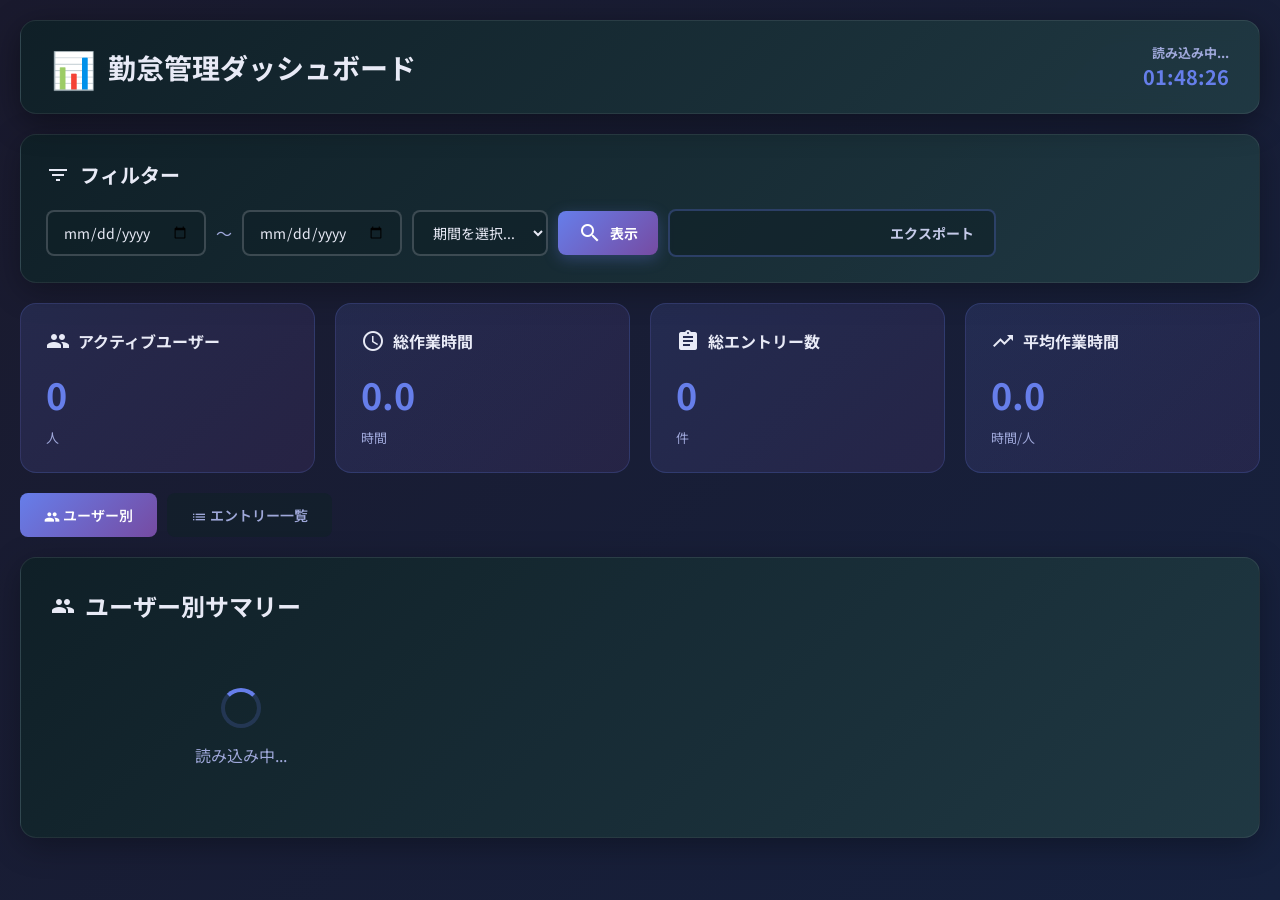
<file: nexushub-time-tracking/Admin.html>
<!DOCTYPE html>
<html lang="ja">
<head>
  <meta charset="UTF-8">
  <meta name="viewport" content="width=device-width, initial-scale=1.0">
  <title>NexusHub - 勤怠管理ダッシュボード</title>
  <link rel="icon" type="image/png" href="https://img.icons8.com/fluency/96/clock.png">
  <link href="https://fonts.googleapis.com/css2?family=Noto+Sans+JP:wght@400;500;700&display=swap" rel="stylesheet">
  <link href="https://fonts.googleapis.com/icon?family=Material+Icons" rel="stylesheet">
  <style>
    * {
      margin: 0;
      padding: 0;
      box-sizing: border-box;
    }

    body {
      font-family: 'Noto Sans JP', sans-serif;
      background: linear-gradient(135deg, #1a1a2e 0%, #16213e 100%);
      min-height: 100vh;
      padding: 20px;
    }

    .container {
      max-width: 1600px;
      margin: 0 auto;
    }

    header {
      background: linear-gradient(135deg, rgba(15, 32, 39, 0.95) 0%, rgba(32, 58, 67, 0.95) 100%);
      border-radius: 16px;
      padding: 20px 30px;
      margin-bottom: 20px;
      box-shadow: 0 8px 32px rgba(0, 0, 0, 0.4);
      backdrop-filter: blur(10px);
      display: flex;
      justify-content: space-between;
      align-items: center;
      border: 1px solid rgba(255, 255, 255, 0.08);
    }

    .header-left {
      display: flex;
      align-items: center;
      gap: 20px;
    }

    h1 {
      color: #e8eaf6;
      font-size: 28px;
      font-weight: 700;
      display: flex;
      align-items: center;
      gap: 12px;
    }

    .logo {
      font-size: 36px;
    }

    .user-info {
      display: flex;
      flex-direction: column;
      align-items: flex-end;
    }

    .user-email {
      font-size: 14px;
      font-weight: 700;
      color: #e8eaf6;
    }

    .clock {
      font-size: 20px;
      font-weight: 700;
      color: #667eea;
    }

    .filter-section {
      background: linear-gradient(135deg, rgba(15, 32, 39, 0.95) 0%, rgba(32, 58, 67, 0.95) 100%);
      border-radius: 16px;
      padding: 25px;
      margin-bottom: 20px;
      box-shadow: 0 8px 32px rgba(0, 0, 0, 0.3);
      border: 1px solid rgba(255, 255, 255, 0.08);
    }

    .filter-header {
      display: flex;
      justify-content: space-between;
      align-items: center;
      margin-bottom: 20px;
    }

    .filter-header h2 {
      color: #e8eaf6;
      font-size: 20px;
      display: flex;
      align-items: center;
      gap: 10px;
    }

    .date-filter {
      display: flex;
      gap: 10px;
      align-items: center;
      flex-wrap: wrap;
    }

    .date-filter input, .date-filter select {
      background: rgba(15, 32, 39, 0.6);
      color: #e8eaf6;
      border: 2px solid rgba(232, 234, 246, 0.2);
      border-radius: 8px;
      padding: 10px 15px;
      font-size: 14px;
      font-family: 'Noto Sans JP', sans-serif;
    }

    .date-filter input:focus, .date-filter select:focus {
      outline: none;
      border-color: #667eea;
    }

    .btn {
      padding: 10px 20px;
      border: none;
      border-radius: 8px;
      font-size: 14px;
      font-weight: 700;
      cursor: pointer;
      transition: all 0.3s ease;
      display: flex;
      align-items: center;
      gap: 8px;
      font-family: 'Noto Sans JP', sans-serif;
    }

    .btn-primary {
      background: linear-gradient(135deg, #667eea 0%, #764ba2 100%);
      color: white;
      box-shadow: 0 4px 15px rgba(102, 126, 234, 0.3);
    }

    .btn-primary:hover {
      transform: translateY(-2px);
      box-shadow: 0 6px 20px rgba(102, 126, 234, 0.4);
    }

    .btn-secondary {
      background: rgba(15, 32, 39, 0.6);
      color: #c5cae9;
      border: 2px solid rgba(102, 126, 234, 0.3);
    }

    .btn-secondary:hover {
      background: rgba(102, 126, 234, 0.3);
      border-color: #667eea;
    }

    .summary-grid {
      display: grid;
      grid-template-columns: repeat(auto-fit, minmax(250px, 1fr));
      gap: 20px;
      margin-bottom: 20px;
    }

    .summary-card {
      background: linear-gradient(135deg, rgba(102, 126, 234, 0.15) 0%, rgba(118, 75, 162, 0.15) 100%);
      border-radius: 16px;
      padding: 25px;
      border: 1px solid rgba(102, 126, 234, 0.2);
    }

    .summary-card h3 {
      color: #e8eaf6;
      font-size: 16px;
      margin-bottom: 15px;
      display: flex;
      align-items: center;
      gap: 8px;
    }

    .summary-value {
      font-size: 36px;
      font-weight: 700;
      color: #667eea;
      margin-bottom: 8px;
    }

    .summary-label {
      font-size: 13px;
      color: #9fa8da;
    }

    .users-section, .entries-section {
      background: linear-gradient(135deg, rgba(15, 32, 39, 0.95) 0%, rgba(32, 58, 67, 0.95) 100%);
      border-radius: 16px;
      padding: 30px;
      margin-bottom: 20px;
      box-shadow: 0 8px 32px rgba(0, 0, 0, 0.3);
      border: 1px solid rgba(255, 255, 255, 0.08);
    }

    .section-header {
      display: flex;
      justify-content: space-between;
      align-items: center;
      margin-bottom: 25px;
    }

    .section-header h2 {
      color: #e8eaf6;
      font-size: 24px;
      display: flex;
      align-items: center;
      gap: 10px;
    }

    .users-grid {
      display: grid;
      grid-template-columns: repeat(auto-fill, minmax(300px, 1fr));
      gap: 20px;
    }

    .user-card {
      background: rgba(15, 32, 39, 0.6);
      border-radius: 12px;
      padding: 20px;
      border: 1px solid rgba(232, 234, 246, 0.1);
      transition: all 0.3s ease;
    }

    .user-card:hover {
      background: rgba(102, 126, 234, 0.1);
      border-color: #667eea;
      transform: translateY(-2px);
    }

    .user-header {
      display: flex;
      justify-content: space-between;
      align-items: start;
      margin-bottom: 15px;
    }

    .user-name {
      font-size: 18px;
      font-weight: 700;
      color: #e8eaf6;
      margin-bottom: 4px;
    }

    .user-email {
      font-size: 13px;
      color: #9fa8da;
    }

    .user-hours {
      font-size: 28px;
      font-weight: 700;
      color: #43e97b;
      text-align: right;
    }

    .user-stats {
      display: flex;
      justify-content: space-between;
      margin-top: 15px;
      padding-top: 15px;
      border-top: 1px solid rgba(232, 234, 246, 0.1);
    }

    .stat-item {
      display: flex;
      flex-direction: column;
      align-items: center;
    }

    .stat-value {
      font-size: 18px;
      font-weight: 700;
      color: #667eea;
    }

    .stat-label {
      font-size: 11px;
      color: #9fa8da;
      margin-top: 4px;
    }

    .user-projects {
      margin-top: 15px;
    }

    .project-tag {
      display: inline-block;
      background: rgba(102, 126, 234, 0.2);
      color: #e8eaf6;
      padding: 4px 10px;
      border-radius: 12px;
      font-size: 11px;
      margin: 4px 4px 0 0;
    }

    .entries-table {
      width: 100%;
      border-collapse: collapse;
      margin-top: 20px;
    }

    .entries-table th {
      background: rgba(102, 126, 234, 0.2);
      color: #e8eaf6;
      padding: 12px;
      text-align: left;
      font-size: 13px;
      font-weight: 700;
      border-bottom: 2px solid rgba(102, 126, 234, 0.3);
    }

    .entries-table td {
      padding: 15px 12px;
      border-bottom: 1px solid rgba(232, 234, 246, 0.1);
      color: #c5cae9;
      font-size: 13px;
    }

    .entries-table tr:hover {
      background: rgba(102, 126, 234, 0.1);
    }

    .duration-badge {
      background: linear-gradient(135deg, #43e97b 0%, #38f9d7 100%);
      color: #1a1a2e;
      padding: 4px 12px;
      border-radius: 12px;
      font-weight: 700;
      font-size: 12px;
      display: inline-block;
    }

    .loading-spinner {
      text-align: center;
      padding: 40px;
      color: #9fa8da;
    }

    .spinner {
      border: 4px solid rgba(102, 126, 234, 0.2);
      border-top: 4px solid #667eea;
      border-radius: 50%;
      width: 40px;
      height: 40px;
      animation: spin 1s linear infinite;
      margin: 0 auto 15px;
    }

    @keyframes spin {
      0% { transform: rotate(0deg); }
      100% { transform: rotate(360deg); }
    }

    .no-data {
      text-align: center;
      color: #9fa8da;
      padding: 40px;
      font-size: 16px;
    }

    .tab-container {
      display: flex;
      gap: 10px;
      margin-bottom: 20px;
    }

    .tab {
      padding: 12px 24px;
      border: none;
      border-radius: 8px;
      font-size: 14px;
      font-weight: 600;
      cursor: pointer;
      transition: all 0.3s ease;
      background: rgba(15, 32, 39, 0.6);
      color: #9fa8da;
      font-family: 'Noto Sans JP', sans-serif;
    }

    .tab.active {
      background: linear-gradient(135deg, #667eea 0%, #764ba2 100%);
      color: white;
    }

    .tab-content {
      display: none;
    }

    .tab-content.active {
      display: block;
    }

    @media (max-width: 768px) {
      .date-filter {
        flex-direction: column;
        align-items: stretch;
      }

      .date-filter input, .date-filter select {
        width: 100%;
      }

      .users-grid {
        grid-template-columns: 1fr;
      }

      .entries-table {
        font-size: 12px;
      }

      .entries-table th, .entries-table td {
        padding: 8px;
      }
    }
  </style>
</head>
<body>
  <div class="container">
    <header>
      <div class="header-left">
        <h1>
          <span class="logo">📊</span>
          勤怠管理ダッシュボード
        </h1>
      </div>
      <div class="user-info">
        <div class="user-email" id="userEmail">読み込み中...</div>
        <div class="clock" id="clock">--:--:--</div>
      </div>
    </header>

    <!-- フィルターセクション -->
    <div class="filter-section">
      <div class="filter-header">
        <h2><span class="material-icons">filter_list</span>フィルター</h2>
      </div>
      <div class="date-filter">
        <input type="date" id="startDateFilter" class="form-input">
        <span style="color: #9fa8da;">〜</span>
        <input type="date" id="endDateFilter" class="form-input">
        <select id="periodFilter" class="form-select" onchange="applyPeriodFilter()">
          <option value="">期間を選択...</option>
          <option value="today">今日</option>
          <option value="yesterday">昨日</option>
          <option value="thisWeek">今週</option>
          <option value="lastWeek">先週</option>
          <option value="thisMonth">今月</option>
          <option value="lastMonth">先月</option>
        </select>
        <button class="btn btn-primary" onclick="loadData()">
          <span class="material-icons">search</span>
          表示
        </button>
        <button class="btn btn-secondary" onclick="exportData()">
          <span class="material-icons">download</span>
          エクスポート
        </button>
      </div>
    </div>

    <!-- サマリーカード -->
    <div class="summary-grid" id="summaryGrid">
      <div class="summary-card">
        <h3><span class="material-icons">people</span>アクティブユーザー</h3>
        <div class="summary-value" id="activeUsers">0</div>
        <div class="summary-label">人</div>
      </div>
      <div class="summary-card">
        <h3><span class="material-icons">schedule</span>総作業時間</h3>
        <div class="summary-value" id="totalHours">0.0</div>
        <div class="summary-label">時間</div>
      </div>
      <div class="summary-card">
        <h3><span class="material-icons">assignment</span>総エントリー数</h3>
        <div class="summary-value" id="totalEntries">0</div>
        <div class="summary-label">件</div>
      </div>
      <div class="summary-card">
        <h3><span class="material-icons">trending_up</span>平均作業時間</h3>
        <div class="summary-value" id="avgHours">0.0</div>
        <div class="summary-label">時間/人</div>
      </div>
    </div>

    <!-- タブ -->
    <div class="tab-container">
      <button class="tab active" onclick="switchTab('users')">
        <span class="material-icons" style="font-size: 16px; vertical-align: middle;">people</span>
        ユーザー別
      </button>
      <button class="tab" onclick="switchTab('entries')">
        <span class="material-icons" style="font-size: 16px; vertical-align: middle;">list</span>
        エントリー一覧
      </button>
    </div>

    <!-- ユーザー別タブ -->
    <div id="usersTab" class="tab-content active">
      <div class="users-section">
        <div class="section-header">
          <h2><span class="material-icons">people</span>ユーザー別サマリー</h2>
        </div>
        <div class="users-grid" id="usersGrid">
          <div class="loading-spinner">
            <div class="spinner"></div>
            <p>読み込み中...</p>
          </div>
        </div>
      </div>
    </div>

    <!-- エントリー一覧タブ -->
    <div id="entriesTab" class="tab-content">
      <div class="entries-section">
        <div class="section-header">
          <h2><span class="material-icons">list</span>全エントリー一覧</h2>
        </div>
        <div id="entriesTable">
          <div class="loading-spinner">
            <div class="spinner"></div>
            <p>読み込み中...</p>
          </div>
        </div>
      </div>
    </div>
  </div>

  <script>
    let currentTab = 'users';
    let allUsers = [];
    let allEntries = [];

    // 時計の更新
    function updateClock() {
      const now = new Date();
      const hours = String(now.getHours()).padStart(2, '0');
      const minutes = String(now.getMinutes()).padStart(2, '0');
      const seconds = String(now.getSeconds()).padStart(2, '0');

      const clockElement = document.getElementById('clock');
      if (clockElement) {
        clockElement.textContent = hours + ':' + minutes + ':' + seconds;
      }
    }

    updateClock();
    setInterval(updateClock, 1000);

    // ユーザー情報を取得
    google.script.run
      .withSuccessHandler(function(userInfo) {
        const emailElement = document.getElementById('userEmail');
        if (emailElement) {
          emailElement.textContent = userInfo.email + ' (管理者)';
        }
      })
      .getUserInfo();

    // 初期化
    function init() {
      // デフォルトの日付フィルターを設定（今月）
      const today = new Date();
      const firstDay = new Date(today.getFullYear(), today.getMonth(), 1);

      const startDateFilter = document.getElementById('startDateFilter');
      const endDateFilter = document.getElementById('endDateFilter');

      if (startDateFilter) {
        startDateFilter.value = formatDateInput(firstDay);
      }
      if (endDateFilter) {
        endDateFilter.value = formatDateInput(today);
      }

      loadData();
    }

    // 期間フィルターを適用
    function applyPeriodFilter() {
      const periodFilter = document.getElementById('periodFilter');
      const period = periodFilter ? periodFilter.value : '';

      if (!period) return;

      const today = new Date();
      let startDate, endDate;

      switch (period) {
        case 'today':
          startDate = new Date(today);
          endDate = new Date(today);
          break;
        case 'yesterday':
          startDate = new Date(today);
          startDate.setDate(today.getDate() - 1);
          endDate = new Date(startDate);
          break;
        case 'thisWeek':
          const dayOfWeek = today.getDay();
          startDate = new Date(today);
          startDate.setDate(today.getDate() - (dayOfWeek === 0 ? 6 : dayOfWeek - 1));
          endDate = new Date(today);
          break;
        case 'lastWeek':
          const lastWeekEnd = new Date(today);
          lastWeekEnd.setDate(today.getDate() - today.getDay());
          endDate = new Date(lastWeekEnd);
          startDate = new Date(lastWeekEnd);
          startDate.setDate(lastWeekEnd.getDate() - 6);
          break;
        case 'thisMonth':
          startDate = new Date(today.getFullYear(), today.getMonth(), 1);
          endDate = new Date(today);
          break;
        case 'lastMonth':
          startDate = new Date(today.getFullYear(), today.getMonth() - 1, 1);
          endDate = new Date(today.getFullYear(), today.getMonth(), 0);
          break;
      }

      const startDateFilter = document.getElementById('startDateFilter');
      const endDateFilter = document.getElementById('endDateFilter');

      if (startDateFilter) startDateFilter.value = formatDateInput(startDate);
      if (endDateFilter) endDateFilter.value = formatDateInput(endDate);

      loadData();
    }

    // データを読み込み
    function loadData() {
      const startDateFilter = document.getElementById('startDateFilter');
      const endDateFilter = document.getElementById('endDateFilter');

      const startDate = startDateFilter ? startDateFilter.value : null;
      const endDate = endDateFilter ? endDateFilter.value : null;

      loadUsersSummary(startDate, endDate);
      loadAllEntries(startDate, endDate);
    }

    // ユーザー別サマリーを読み込み
    function loadUsersSummary(startDate, endDate) {
      google.script.run
        .withSuccessHandler(function(result) {
          if (result.success) {
            allUsers = result.users;
            updateSummaryCards();
            displayUsers();
          } else {
            const grid = document.getElementById('usersGrid');
            if (grid) {
              grid.innerHTML = '<div class="no-data">データの取得に失敗しました</div>';
            }
          }
        })
        .withFailureHandler(function(error) {
          const grid = document.getElementById('usersGrid');
          if (grid) {
            grid.innerHTML = '<div class="no-data">データの取得に失敗しました</div>';
          }
        })
        .getUsersSummary(startDate, endDate);
    }

    // 全エントリーを読み込み
    function loadAllEntries(startDate, endDate) {
      google.script.run
        .withSuccessHandler(function(result) {
          if (result.success) {
            allEntries = result.entries;
            displayEntries();
          } else {
            const table = document.getElementById('entriesTable');
            if (table) {
              table.innerHTML = '<div class="no-data">データの取得に失敗しました</div>';
            }
          }
        })
        .withFailureHandler(function(error) {
          const table = document.getElementById('entriesTable');
          if (table) {
            table.innerHTML = '<div class="no-data">データの取得に失敗しました</div>';
          }
        })
        .getAllTimeEntries(startDate, endDate);
    }

    // サマリーカードを更新
    function updateSummaryCards() {
      const activeUsers = allUsers.length;
      let totalMinutes = 0;
      let totalEntries = 0;

      allUsers.forEach(function(user) {
        totalMinutes += user.totalMinutes;
        totalEntries += user.entryCount;
      });

      const totalHours = (totalMinutes / 60).toFixed(1);
      const avgHours = activeUsers > 0 ? (totalMinutes / 60 / activeUsers).toFixed(1) : '0.0';

      const activeUsersElement = document.getElementById('activeUsers');
      if (activeUsersElement) activeUsersElement.textContent = activeUsers;

      const totalHoursElement = document.getElementById('totalHours');
      if (totalHoursElement) totalHoursElement.textContent = totalHours;

      const totalEntriesElement = document.getElementById('totalEntries');
      if (totalEntriesElement) totalEntriesElement.textContent = totalEntries;

      const avgHoursElement = document.getElementById('avgHours');
      if (avgHoursElement) avgHoursElement.textContent = avgHours;
    }

    // ユーザーを表示
    function displayUsers() {
      const grid = document.getElementById('usersGrid');
      if (!grid) return;

      if (allUsers.length === 0) {
        grid.innerHTML = '<div class="no-data">この期間のデータはありません</div>';
        return;
      }

      let html = '';
      allUsers.forEach(function(user) {
        html += '<div class="user-card">' +
                '<div class="user-header">' +
                '<div>' +
                '<div class="user-name">' + escapeHtml(user.name) + '</div>' +
                '<div class="user-email">' + escapeHtml(user.email) + '</div>' +
                '</div>' +
                '<div class="user-hours">' + user.totalHours + 'h</div>' +
                '</div>' +
                '<div class="user-stats">' +
                '<div class="stat-item">' +
                '<div class="stat-value">' + user.entryCount + '</div>' +
                '<div class="stat-label">エントリー数</div>' +
                '</div>' +
                '<div class="stat-item">' +
                '<div class="stat-value">' + Object.keys(user.projectTime).length + '</div>' +
                '<div class="stat-label">プロジェクト数</div>' +
                '</div>' +
                '</div>';

        if (user.projectTime && Object.keys(user.projectTime).length > 0) {
          html += '<div class="user-projects">';
          const projects = Object.entries(user.projectTime);
          projects.forEach(function([project, minutes]) {
            const hours = (minutes / 60).toFixed(1);
            html += '<span class="project-tag">' + escapeHtml(project) + ': ' + hours + 'h</span>';
          });
          html += '</div>';
        }

        html += '</div>';
      });

      grid.innerHTML = html;
    }

    // エントリーを表示
    function displayEntries() {
      const table = document.getElementById('entriesTable');
      if (!table) return;

      if (allEntries.length === 0) {
        table.innerHTML = '<div class="no-data">この期間のエントリーはありません</div>';
        return;
      }

      let html = '<table class="entries-table">' +
                 '<thead>' +
                 '<tr>' +
                 '<th>ユーザー</th>' +
                 '<th>日時</th>' +
                 '<th>開始時刻</th>' +
                 '<th>終了時刻</th>' +
                 '<th>作業時間</th>' +
                 '<th>プロジェクト</th>' +
                 '<th>タスク</th>' +
                 '<th>メモ</th>' +
                 '</tr>' +
                 '</thead>' +
                 '<tbody>';

      allEntries.forEach(function(entry) {
        const startTime = new Date(entry.startTime);
        const endTime = new Date(entry.endTime);
        const hours = Math.floor(entry.duration / 60);
        const minutes = entry.duration % 60;
        const durationText = hours + 'h ' + minutes + 'm';

        html += '<tr>' +
                '<td>' +
                '<div style="font-weight: 600;">' + escapeHtml(entry.name) + '</div>' +
                '<div style="font-size: 11px; color: #9fa8da;">' + escapeHtml(entry.email) + '</div>' +
                '</td>' +
                '<td>' + formatDate(startTime) + '</td>' +
                '<td>' + formatTime(startTime) + '</td>' +
                '<td>' + formatTime(endTime) + '</td>' +
                '<td><span class="duration-badge">' + durationText + '</span></td>' +
                '<td>' + escapeHtml(entry.project || '未分類') + '</td>' +
                '<td>' + escapeHtml(entry.task || '-') + '</td>' +
                '<td>' + escapeHtml(entry.memo || '-') + '</td>' +
                '</tr>';
      });

      html += '</tbody></table>';
      table.innerHTML = html;
    }

    // タブを切り替え
    function switchTab(tab) {
      currentTab = tab;

      const tabs = document.querySelectorAll('.tab');
      tabs.forEach(function(t) {
        t.classList.remove('active');
      });

      const tabContents = document.querySelectorAll('.tab-content');
      tabContents.forEach(function(tc) {
        tc.classList.remove('active');
      });

      if (tab === 'users') {
        document.querySelector('.tab:nth-child(1)').classList.add('active');
        document.getElementById('usersTab').classList.add('active');
      } else if (tab === 'entries') {
        document.querySelector('.tab:nth-child(2)').classList.add('active');
        document.getElementById('entriesTab').classList.add('active');
      }
    }

    // データをエクスポート
    function exportData() {
      const startDateFilter = document.getElementById('startDateFilter');
      const endDateFilter = document.getElementById('endDateFilter');

      const startDate = startDateFilter ? startDateFilter.value : '';
      const endDate = endDateFilter ? endDateFilter.value : '';

      let csv = 'ユーザー名,メールアドレス,日付,開始時刻,終了時刻,作業時間(分),プロジェクト,タスク,メモ\n';

      allEntries.forEach(function(entry) {
        const startTime = new Date(entry.startTime);
        const endTime = new Date(entry.endTime);

        csv += '"' + entry.name + '",' +
               '"' + entry.email + '",' +
               '"' + formatDate(startTime) + '",' +
               '"' + formatTime(startTime) + '",' +
               '"' + formatTime(endTime) + '",' +
               entry.duration + ',' +
               '"' + (entry.project || '') + '",' +
               '"' + (entry.task || '') + '",' +
               '"' + (entry.memo || '') + '"\n';
      });

      const blob = new Blob([csv], { type: 'text/csv;charset=utf-8;' });
      const link = document.createElement('a');
      const url = URL.createObjectURL(blob);

      link.setAttribute('href', url);
      link.setAttribute('download', 'time_tracking_' + startDate + '_' + endDate + '.csv');
      link.style.visibility = 'hidden';
      document.body.appendChild(link);
      link.click();
      document.body.removeChild(link);
    }

    // ヘルパー関数
    function formatDate(date) {
      const year = date.getFullYear();
      const month = String(date.getMonth() + 1).padStart(2, '0');
      const day = String(date.getDate()).padStart(2, '0');
      return year + '/' + month + '/' + day;
    }

    function formatTime(date) {
      const hours = String(date.getHours()).padStart(2, '0');
      const minutes = String(date.getMinutes()).padStart(2, '0');
      return hours + ':' + minutes;
    }

    function formatDateInput(date) {
      const year = date.getFullYear();
      const month = String(date.getMonth() + 1).padStart(2, '0');
      const day = String(date.getDate()).padStart(2, '0');
      return year + '-' + month + '-' + day;
    }

    function escapeHtml(text) {
      if (!text) return '';
      return String(text)
        .replace(/&/g, '&amp;')
        .replace(/</g, '&lt;')
        .replace(/>/g, '&gt;')
        .replace(/"/g, '&quot;')
        .replace(/'/g, '&#039;');
    }

    // 初期化
    init();

    // 定期的に更新
    setInterval(function() {
      loadData();
    }, 60000);
  </script>
</body>
</html>
</file>
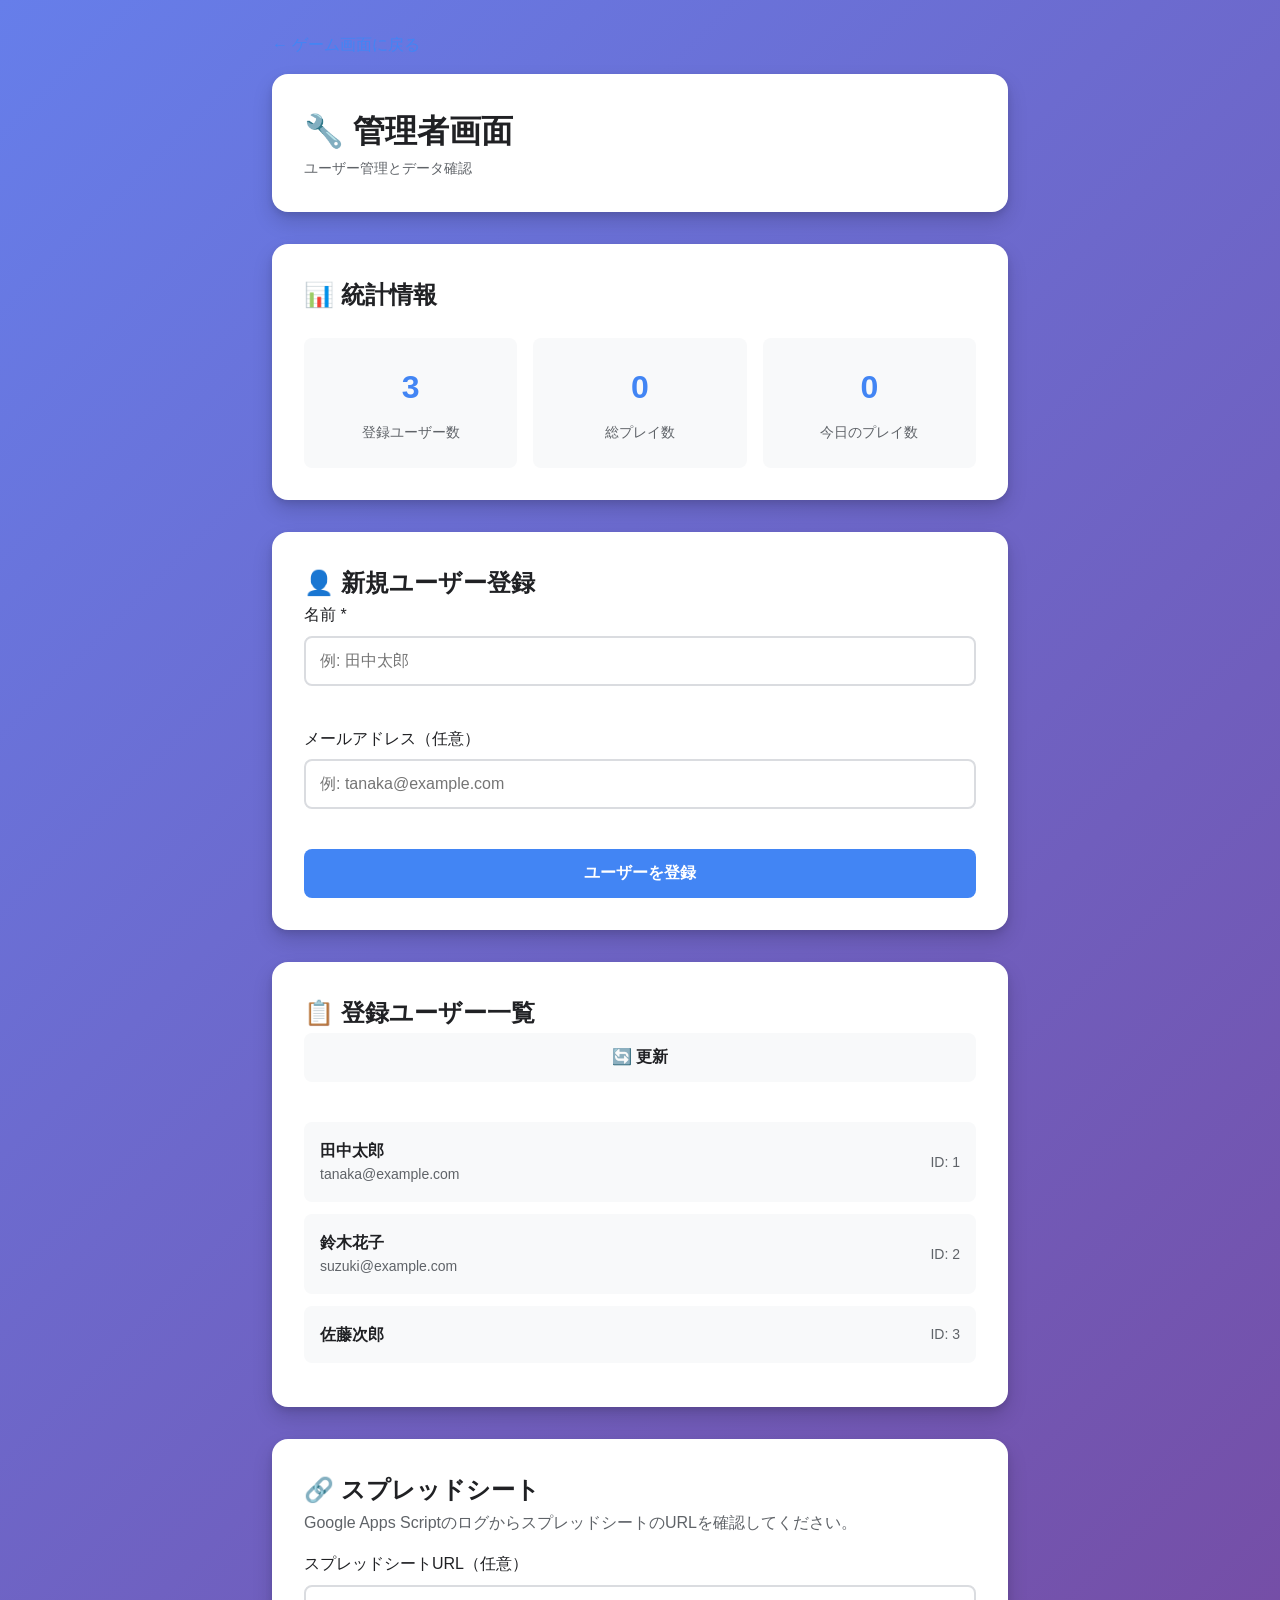
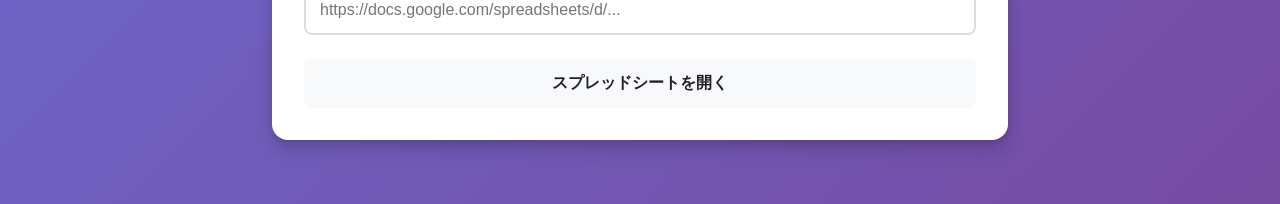
<file: sr-game-webapp/frontend/admin.html>
<!DOCTYPE html>
<html lang="ja">
<head>
    <meta charset="UTF-8">
    <meta name="viewport" content="width=device-width, initial-scale=1.0, maximum-scale=1.0, user-scalable=no">
    <title>管理者画面 - 社労士ゲーム</title>
    <link rel="stylesheet" href="styles.css">
    <style>
        .admin-container {
            max-width: 800px;
            margin: 0 auto;
            padding: 2rem;
        }

        .admin-header {
            background: white;
            padding: 2rem;
            border-radius: 16px;
            margin-bottom: 2rem;
            box-shadow: var(--shadow-lg);
        }

        .admin-section {
            background: white;
            padding: 2rem;
            border-radius: 16px;
            margin-bottom: 2rem;
            box-shadow: var(--shadow-lg);
        }

        .user-list {
            margin-top: 1.5rem;
        }

        .user-item {
            display: flex;
            justify-content: space-between;
            align-items: center;
            padding: 1rem;
            background: var(--light-color);
            border-radius: 8px;
            margin-bottom: 0.75rem;
        }

        .user-info {
            flex: 1;
        }

        .user-name {
            font-weight: 600;
            color: var(--dark-color);
        }

        .user-email {
            color: var(--text-secondary);
            font-size: 0.875rem;
        }

        .user-id {
            color: var(--text-secondary);
            font-size: 0.875rem;
            margin-left: 1rem;
        }

        .form-grid {
            display: grid;
            gap: 1rem;
        }

        .stats-grid {
            display: grid;
            grid-template-columns: repeat(auto-fit, minmax(200px, 1fr));
            gap: 1rem;
            margin-top: 1.5rem;
        }

        .stat-card {
            background: var(--light-color);
            padding: 1.5rem;
            border-radius: 8px;
            text-align: center;
        }

        .stat-number {
            font-size: 2rem;
            font-weight: bold;
            color: var(--primary-color);
        }

        .stat-label {
            color: var(--text-secondary);
            font-size: 0.875rem;
            margin-top: 0.5rem;
        }

        .back-link {
            display: inline-block;
            color: var(--primary-color);
            text-decoration: none;
            margin-bottom: 1rem;
        }

        .back-link:hover {
            text-decoration: underline;
        }
    </style>
</head>
<body>
    <div class="admin-container">
        <a href="index.html" class="back-link">← ゲーム画面に戻る</a>

        <!-- ヘッダー -->
        <div class="admin-header">
            <h1>🔧 管理者画面</h1>
            <p class="subtitle">ユーザー管理とデータ確認</p>
        </div>

        <!-- 統計情報 -->
        <div class="admin-section">
            <h2>📊 統計情報</h2>
            <div class="stats-grid">
                <div class="stat-card">
                    <div class="stat-number" id="totalUsers">0</div>
                    <div class="stat-label">登録ユーザー数</div>
                </div>
                <div class="stat-card">
                    <div class="stat-number" id="totalPlays">0</div>
                    <div class="stat-label">総プレイ数</div>
                </div>
                <div class="stat-card">
                    <div class="stat-number" id="todayPlays">0</div>
                    <div class="stat-label">今日のプレイ数</div>
                </div>
            </div>
        </div>

        <!-- ユーザー登録フォーム -->
        <div class="admin-section">
            <h2>👤 新規ユーザー登録</h2>
            <form id="registerForm" class="form-grid">
                <div class="form-group">
                    <label for="userName">名前 *</label>
                    <input type="text" id="userName" class="input-field" required placeholder="例: 田中太郎">
                </div>
                <div class="form-group">
                    <label for="userEmail">メールアドレス（任意）</label>
                    <input type="email" id="userEmail" class="input-field" placeholder="例: tanaka@example.com">
                </div>
                <button type="submit" class="btn btn-primary">ユーザーを登録</button>
            </form>
        </div>

        <!-- ユーザー一覧 -->
        <div class="admin-section">
            <h2>📋 登録ユーザー一覧</h2>
            <button id="refreshUsers" class="btn btn-secondary" style="margin-bottom: 1rem;">
                🔄 更新
            </button>
            <div id="userList" class="user-list">
                <!-- ユーザー一覧がここに表示されます -->
            </div>
        </div>

        <!-- スプレッドシートへのリンク -->
        <div class="admin-section">
            <h2>🔗 スプレッドシート</h2>
            <p class="info-text">Google Apps ScriptのログからスプレッドシートのURLを確認してください。</p>
            <div class="form-group">
                <label for="spreadsheetUrl">スプレッドシートURL（任意）</label>
                <input type="url" id="spreadsheetUrl" class="input-field" placeholder="https://docs.google.com/spreadsheets/d/...">
            </div>
            <button id="openSpreadsheet" class="btn btn-secondary">スプレッドシートを開く</button>
        </div>
    </div>

    <!-- ローディングオーバーレイ -->
    <div id="loadingOverlay" class="loading-overlay" style="display: none;">
        <div class="loading-spinner"></div>
        <p>読み込み中...</p>
    </div>

    <!-- 成功メッセージ -->
    <div id="successMessage" class="error-message" style="display: none; background: var(--secondary-color);"></div>

    <!-- エラーメッセージ -->
    <div id="errorMessage" class="error-message" style="display: none;"></div>

    <script src="admin.js"></script>
</body>
</html>
</file>
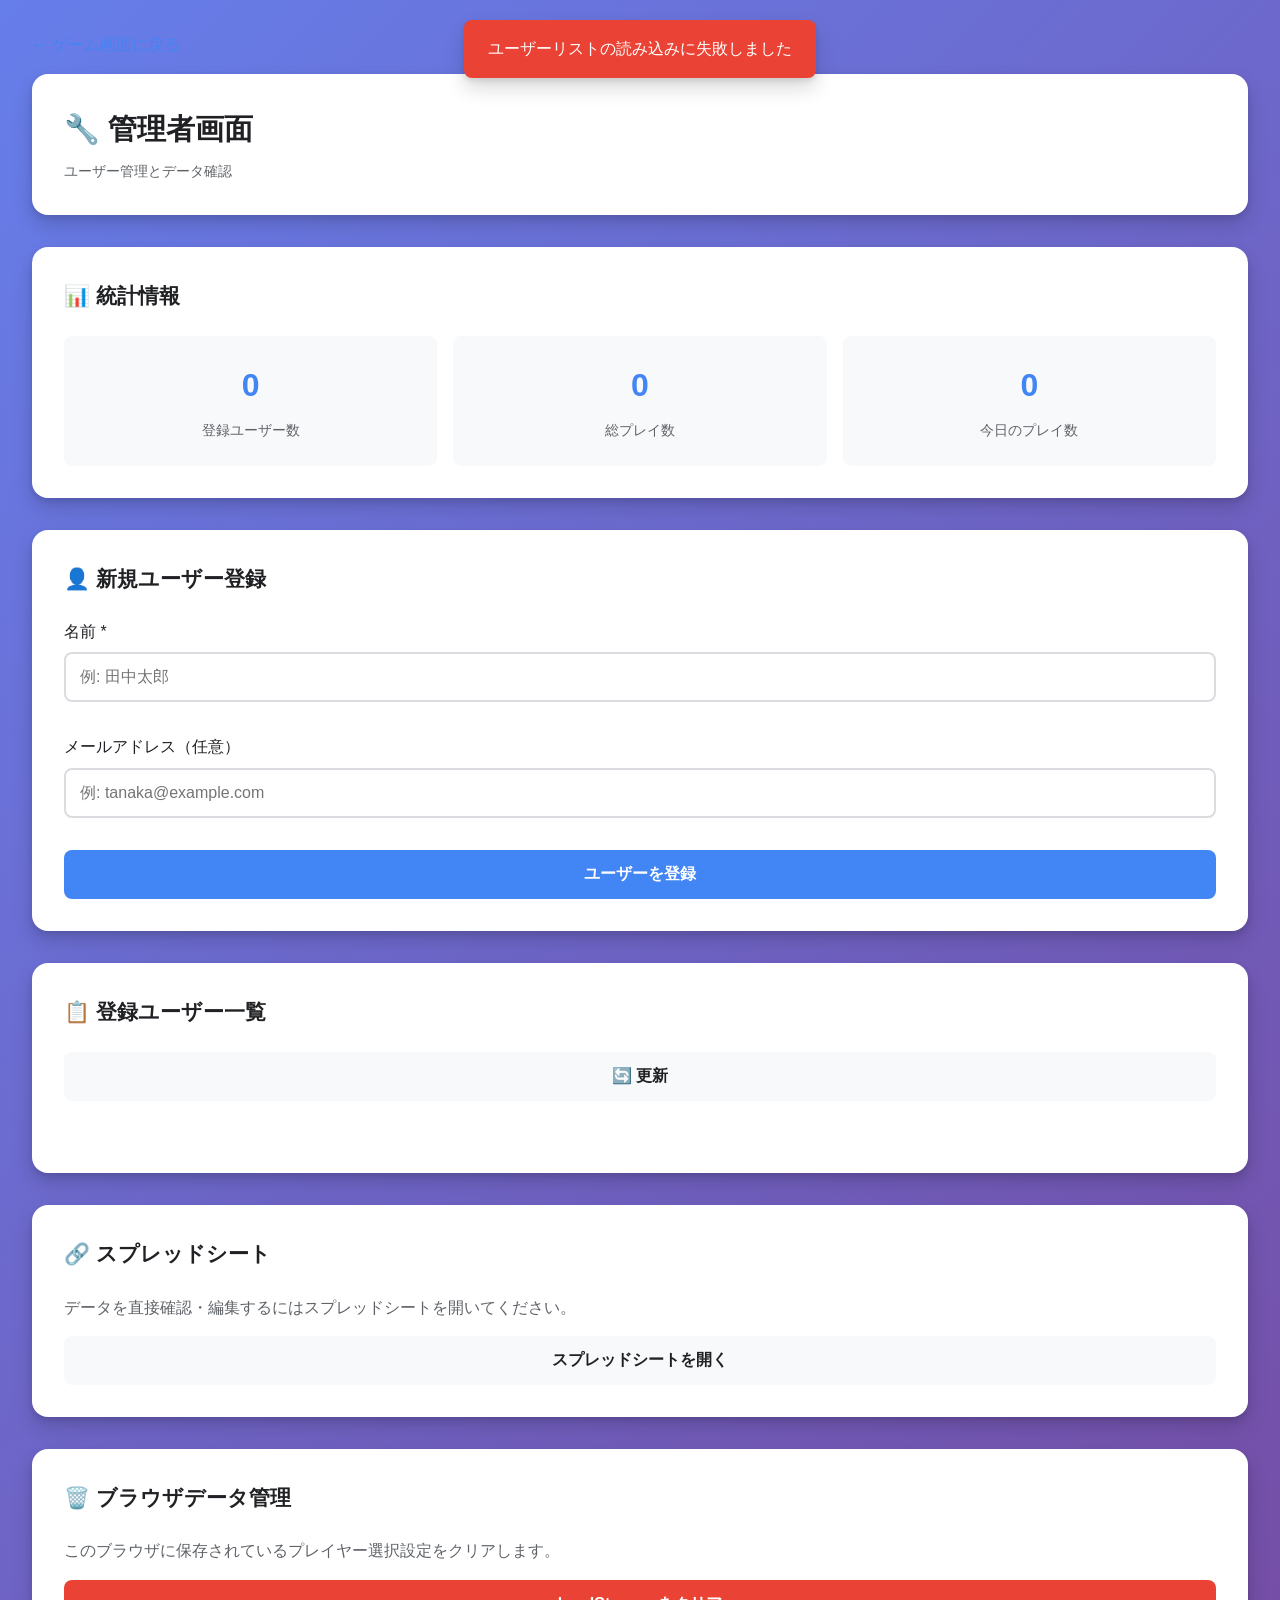
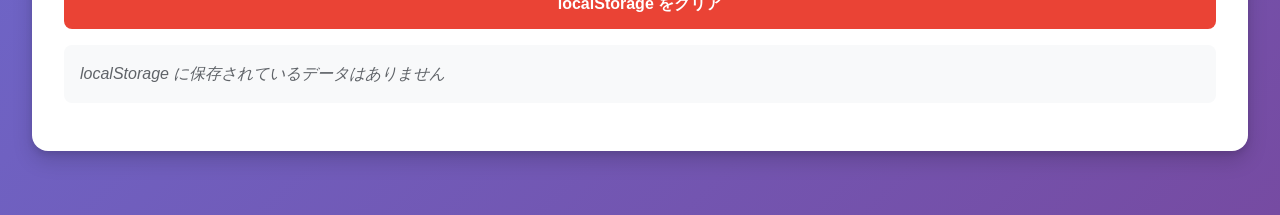
<file: sr-game-webapp/gas-integrated/Admin.html>
<!DOCTYPE html>
<html lang="ja">
<head>
    <meta charset="UTF-8">
    <meta name="viewport" content="width=device-width, initial-scale=1.0, maximum-scale=1.0, user-scalable=no">
    <title>管理者画面 - 社労士ゲーム</title>

    <style>
        * {
            margin: 0;
            padding: 0;
            box-sizing: border-box;
        }

        :root {
            --primary-color: #4285f4;
            --secondary-color: #34a853;
            --danger-color: #ea4335;
            --dark-color: #202124;
            --light-color: #f8f9fa;
            --border-color: #dadce0;
            --text-color: #202124;
            --text-secondary: #5f6368;
            --shadow: 0 1px 3px rgba(0, 0, 0, 0.12), 0 1px 2px rgba(0, 0, 0, 0.24);
            --shadow-lg: 0 10px 20px rgba(0, 0, 0, 0.15), 0 3px 6px rgba(0, 0, 0, 0.10);
        }

        body {
            font-family: -apple-system, BlinkMacSystemFont, 'Segoe UI', Roboto, 'Helvetica Neue', Arial, sans-serif;
            background: linear-gradient(135deg, #667eea 0%, #764ba2 100%);
            color: var(--text-color);
            line-height: 1.6;
            min-height: 100vh;
        }

        .admin-container {
            width: 100%;
            padding: 2rem;
        }

        .admin-header {
            background: white;
            padding: 2rem;
            border-radius: 16px;
            margin-bottom: 2rem;
            box-shadow: var(--shadow-lg);
        }

        .admin-header h1 {
            font-size: 1.8rem;
            margin-bottom: 0.5rem;
        }

        .subtitle {
            color: var(--text-secondary);
            font-size: 0.9rem;
        }

        .admin-section {
            background: white;
            padding: 2rem;
            border-radius: 16px;
            margin-bottom: 2rem;
            box-shadow: var(--shadow-lg);
        }

        .admin-section h2 {
            font-size: 1.3rem;
            margin-bottom: 1.5rem;
        }

        .back-link {
            display: inline-block;
            color: var(--primary-color);
            text-decoration: none;
            margin-bottom: 1rem;
            font-weight: 500;
        }

        .back-link:hover {
            text-decoration: underline;
        }

        /* 統計カード */
        .stats-grid {
            display: grid;
            grid-template-columns: repeat(auto-fit, minmax(200px, 1fr));
            gap: 1rem;
            margin-top: 1.5rem;
        }

        .stat-card {
            background: var(--light-color);
            padding: 1.5rem;
            border-radius: 8px;
            text-align: center;
        }

        .stat-number {
            font-size: 2rem;
            font-weight: bold;
            color: var(--primary-color);
        }

        .stat-label {
            color: var(--text-secondary);
            font-size: 0.875rem;
            margin-top: 0.5rem;
        }

        /* フォーム */
        .form-grid {
            display: grid;
            gap: 1rem;
        }

        .form-group {
            margin-bottom: 1rem;
        }

        .form-group label {
            display: block;
            margin-bottom: 0.5rem;
            font-weight: 500;
        }

        .input-field {
            width: 100%;
            padding: 0.875rem;
            font-size: 1rem;
            border: 2px solid var(--border-color);
            border-radius: 8px;
            transition: all 0.2s;
        }

        .input-field:focus {
            outline: none;
            border-color: var(--primary-color);
            box-shadow: 0 0 0 3px rgba(66, 133, 244, 0.1);
        }

        /* ボタン */
        .btn {
            padding: 0.875rem 1.75rem;
            font-size: 1rem;
            font-weight: 600;
            border: none;
            border-radius: 8px;
            cursor: pointer;
            transition: all 0.2s;
            width: 100%;
        }

        .btn-primary {
            background: var(--primary-color);
            color: white;
        }

        .btn-primary:hover {
            background: #3367d6;
        }

        .btn-secondary {
            background: var(--light-color);
            color: var(--text-color);
        }

        .btn-secondary:hover {
            background: var(--border-color);
        }

        .btn:active {
            transform: scale(0.98);
        }

        /* ユーザーリスト */
        .user-list {
            margin-top: 1.5rem;
        }

        .user-item {
            display: flex;
            justify-content: space-between;
            align-items: center;
            padding: 1rem;
            background: var(--light-color);
            border-radius: 8px;
            margin-bottom: 0.75rem;
        }

        .user-info {
            flex: 1;
        }

        .user-name {
            font-weight: 600;
            color: var(--dark-color);
        }

        .user-email {
            color: var(--text-secondary);
            font-size: 0.875rem;
        }

        .user-id {
            color: var(--text-secondary);
            font-size: 0.875rem;
            margin-left: 1rem;
        }

        .info-text {
            color: var(--text-secondary);
            margin-bottom: 1rem;
        }

        /* ローディング */
        .loading-overlay {
            position: fixed;
            top: 0;
            left: 0;
            right: 0;
            bottom: 0;
            background: rgba(0, 0, 0, 0.7);
            display: flex;
            flex-direction: column;
            align-items: center;
            justify-content: center;
            z-index: 1000;
            color: white;
        }

        .loading-spinner {
            width: 50px;
            height: 50px;
            border: 4px solid rgba(255, 255, 255, 0.3);
            border-top-color: white;
            border-radius: 50%;
            animation: spin 1s linear infinite;
            margin-bottom: 1rem;
        }

        @keyframes spin {
            to {
                transform: rotate(360deg);
            }
        }

        /* メッセージ */
        .message {
            position: fixed;
            top: 20px;
            left: 50%;
            transform: translateX(-50%);
            padding: 1rem 1.5rem;
            border-radius: 8px;
            box-shadow: var(--shadow-lg);
            z-index: 1001;
            max-width: 90%;
            animation: slideDown 0.3s ease-out;
        }

        .error-message {
            background: var(--danger-color);
            color: white;
        }

        .success-message {
            background: var(--secondary-color);
            color: white;
        }

        @keyframes slideDown {
            from {
                opacity: 0;
                transform: translateX(-50%) translateY(-20px);
            }
            to {
                opacity: 1;
                transform: translateX(-50%) translateY(0);
            }
        }

        /* レスポンシブ */
        @media (max-width: 480px) {
            .admin-container {
                padding: 1rem;
            }

            .admin-header,
            .admin-section {
                padding: 1.5rem;
            }
        }
    </style>
</head>
<body>
    <div class="admin-container">
        <a href="<?= ScriptApp.getService().getUrl() ?>" class="back-link">← ゲーム画面に戻る</a>

        <!-- ヘッダー -->
        <div class="admin-header">
            <h1>🔧 管理者画面</h1>
            <p class="subtitle">ユーザー管理とデータ確認</p>
        </div>

        <!-- 統計情報 -->
        <div class="admin-section">
            <h2>📊 統計情報</h2>
            <div class="stats-grid">
                <div class="stat-card">
                    <div class="stat-number" id="totalUsers">0</div>
                    <div class="stat-label">登録ユーザー数</div>
                </div>
                <div class="stat-card">
                    <div class="stat-number" id="totalPlays">0</div>
                    <div class="stat-label">総プレイ数</div>
                </div>
                <div class="stat-card">
                    <div class="stat-number" id="todayPlays">0</div>
                    <div class="stat-label">今日のプレイ数</div>
                </div>
            </div>
        </div>

        <!-- ユーザー登録フォーム -->
        <div class="admin-section">
            <h2>👤 新規ユーザー登録</h2>
            <form id="registerForm" class="form-grid">
                <div class="form-group">
                    <label for="userName">名前 *</label>
                    <input type="text" id="userName" class="input-field" required placeholder="例: 田中太郎">
                </div>
                <div class="form-group">
                    <label for="userEmail">メールアドレス（任意）</label>
                    <input type="email" id="userEmail" class="input-field" placeholder="例: tanaka@example.com">
                </div>
                <button type="submit" class="btn btn-primary">ユーザーを登録</button>
            </form>
        </div>

        <!-- ユーザー一覧 -->
        <div class="admin-section">
            <h2>📋 登録ユーザー一覧</h2>
            <button id="refreshUsers" class="btn btn-secondary" style="margin-bottom: 1rem;">
                🔄 更新
            </button>
            <div id="userList" class="user-list">
                <!-- ユーザー一覧がここに表示されます -->
            </div>
        </div>

        <!-- スプレッドシートへのリンク -->
        <div class="admin-section">
            <h2>🔗 スプレッドシート</h2>
            <p class="info-text">データを直接確認・編集するにはスプレッドシートを開いてください。</p>
            <button id="openSpreadsheet" class="btn btn-secondary">スプレッドシートを開く</button>
        </div>

        <!-- ブラウザデータ管理 -->
        <div class="admin-section">
            <h2>🗑️ ブラウザデータ管理</h2>
            <p class="info-text">このブラウザに保存されているプレイヤー選択設定をクリアします。</p>
            <button id="clearLocalStorage" class="btn btn-secondary" style="background: var(--danger-color); color: white;">
                localStorage をクリア
            </button>
            <div id="localStorageInfo" class="info-text" style="margin-top: 1rem; padding: 1rem; background: var(--light-color); border-radius: 8px;">
                <!-- localStorage情報がここに表示されます -->
            </div>
        </div>
    </div>

    <!-- ローディングオーバーレイ -->
    <div id="loadingOverlay" class="loading-overlay" style="display: none;">
        <div class="loading-spinner"></div>
        <p>読み込み中...</p>
    </div>

    <!-- メッセージ領域 -->
    <div id="messageArea"></div>

    <script>
        // ページ読み込み時の初期化
        document.addEventListener('DOMContentLoaded', () => {
            console.log('管理者画面初期化中...');
            initializeAdmin();
        });

        /**
         * 管理者画面の初期化
         */
        async function initializeAdmin() {
            setupEventListeners();
            await loadUsers();
            updateStats();
            console.log('初期化完了');
        }

        /**
         * イベントリスナーの設定
         */
        function setupEventListeners() {
            document.getElementById('registerForm').addEventListener('submit', handleUserRegistration);
            document.getElementById('refreshUsers').addEventListener('click', loadUsers);
            document.getElementById('openSpreadsheet').addEventListener('click', openSpreadsheet);
            document.getElementById('clearLocalStorage').addEventListener('click', clearLocalStorage);
            displayLocalStorageInfo();
        }

        /**
         * ユーザー登録処理
         */
        async function handleUserRegistration(e) {
            e.preventDefault();

            const name = document.getElementById('userName').value.trim();
            const email = document.getElementById('userEmail').value.trim();

            if (!name) {
                showError('名前を入力してください');
                return;
            }

            try {
                showLoading(true);

                google.script.run
                    .withSuccessHandler((user) => {
                        showLoading(false);
                        showSuccess(`${user.name} を登録しました`);
                        document.getElementById('registerForm').reset();
                        loadUsers();
                        updateStats();
                    })
                    .withFailureHandler((error) => {
                        showLoading(false);
                        console.error('登録エラー:', error);
                        showError('ユーザー登録に失敗しました');
                    })
                    .registerUser(name, email);

            } catch (error) {
                showLoading(false);
                console.error('登録エラー:', error);
                showError('ユーザー登録に失敗しました');
            }
        }

        /**
         * ユーザーリストの読み込み
         */
        async function loadUsers() {
            try {
                showLoading(true);

                google.script.run
                    .withSuccessHandler((users) => {
                        displayUsers(users);
                        showLoading(false);
                    })
                    .withFailureHandler((error) => {
                        showLoading(false);
                        console.error('読み込みエラー:', error);
                        showError('ユーザーリストの読み込みに失敗しました');
                    })
                    .getAllUsers();

            } catch (error) {
                showLoading(false);
                console.error('読み込みエラー:', error);
                showError('ユーザーリストの読み込みに失敗しました');
            }
        }

        /**
         * ユーザーリストの表示
         */
        function displayUsers(users) {
            const listContainer = document.getElementById('userList');

            if (!users || users.length === 0) {
                listContainer.innerHTML = '<p class="info-text">登録されているユーザーはいません</p>';
                return;
            }

            listContainer.innerHTML = users.map(user => `
                <div class="user-item">
                    <div class="user-info">
                        <div class="user-name">${escapeHtml(user.name)}</div>
                        ${user.email ? `<div class="user-email">${escapeHtml(user.email)}</div>` : ''}
                    </div>
                    <div class="user-id">ID: ${user.id}</div>
                </div>
            `).join('');
        }

        /**
         * 統計情報の更新
         */
        function updateStats() {
            google.script.run
                .withSuccessHandler((users) => {
                    document.getElementById('totalUsers').textContent = users.length;
                    // TODO: プレイ数の集計を実装
                    document.getElementById('totalPlays').textContent = '0';
                    document.getElementById('todayPlays').textContent = '0';
                })
                .withFailureHandler((error) => {
                    console.error('統計情報の取得エラー:', error);
                })
                .getAllUsers();
        }

        /**
         * スプレッドシートを開く
         */
        function openSpreadsheet() {
            google.script.run
                .withSuccessHandler((url) => {
                    if (url) {
                        window.open(url, '_blank');
                    } else {
                        showError('スプレッドシートが見つかりません。initializeSpreadsheet()を実行してください。');
                    }
                })
                .withFailureHandler((error) => {
                    console.error('スプレッドシートURL取得エラー:', error);
                    showError('スプレッドシートを開けませんでした');
                })
                .getSpreadsheetUrl();
        }

        /**
         * HTMLエスケープ
         */
        function escapeHtml(text) {
            const div = document.createElement('div');
            div.textContent = text;
            return div.innerHTML;
        }

        /**
         * ローディング表示
         */
        function showLoading(show) {
            document.getElementById('loadingOverlay').style.display = show ? 'flex' : 'none';
        }

        /**
         * 成功メッセージ表示
         */
        function showSuccess(message) {
            const messageArea = document.getElementById('messageArea');
            const messageEl = document.createElement('div');
            messageEl.className = 'message success-message';
            messageEl.textContent = message;
            messageArea.appendChild(messageEl);

            setTimeout(() => {
                messageEl.remove();
            }, 3000);
        }

        /**
         * エラーメッセージ表示
         */
        function showError(message) {
            const messageArea = document.getElementById('messageArea');
            const messageEl = document.createElement('div');
            messageEl.className = 'message error-message';
            messageEl.textContent = message;
            messageArea.appendChild(messageEl);

            setTimeout(() => {
                messageEl.remove();
            }, 5000);
        }

        /**
         * localStorage情報の表示
         */
        function displayLocalStorageInfo() {
            const infoDiv = document.getElementById('localStorageInfo');
            const selectedPlayers = localStorage.getItem('selectedPlayers');
            const currentPlayerIndex = localStorage.getItem('currentPlayerIndex');

            if (selectedPlayers) {
                const players = JSON.parse(selectedPlayers);
                const index = parseInt(currentPlayerIndex || '0');
                infoDiv.innerHTML = `
                    <strong>保存されている情報:</strong><br>
                    選択プレイヤー: ${players.join(', ')}<br>
                    現在のプレイヤー: ${players[index] || '(不明)'} (${index + 1}/${players.length})
                `;
            } else {
                infoDiv.innerHTML = '<em>localStorage に保存されているデータはありません</em>';
            }
        }

        /**
         * localStorageのクリア
         */
        function clearLocalStorage() {
            if (confirm('このブラウザに保存されているプレイヤー選択設定をクリアしますか？\n次回ゲーム画面を開いたときに、最初からプレイヤーを選択し直すことになります。')) {
                localStorage.removeItem('selectedPlayers');
                localStorage.removeItem('currentPlayerIndex');
                displayLocalStorageInfo();
                showSuccess('localStorage をクリアしました');
            }
        }
    </script>
</body>
</html>
</file>
<file: sr-game-webapp/frontend/styles.css>
/* リセットとベーススタイル */
* {
    margin: 0;
    padding: 0;
    box-sizing: border-box;
}

:root {
    --primary-color: #4285f4;
    --secondary-color: #34a853;
    --danger-color: #ea4335;
    --warning-color: #fbbc04;
    --dark-color: #202124;
    --light-color: #f8f9fa;
    --border-color: #dadce0;
    --text-color: #202124;
    --text-secondary: #5f6368;
    --shadow: 0 1px 3px rgba(0, 0, 0, 0.12), 0 1px 2px rgba(0, 0, 0, 0.24);
    --shadow-lg: 0 10px 20px rgba(0, 0, 0, 0.15), 0 3px 6px rgba(0, 0, 0, 0.10);
}

body {
    font-family: -apple-system, BlinkMacSystemFont, 'Segoe UI', Roboto, 'Helvetica Neue', Arial, sans-serif;
    background: linear-gradient(135deg, #667eea 0%, #764ba2 100%);
    color: var(--text-color);
    line-height: 1.6;
    min-height: 100vh;
    overflow-x: hidden;
    -webkit-font-smoothing: antialiased;
    -moz-osx-font-smoothing: grayscale;
}

.container {
    max-width: 600px;
    margin: 0 auto;
    min-height: 100vh;
    display: flex;
    flex-direction: column;
}

/* ヘッダー */
.header {
    background: rgba(255, 255, 255, 0.95);
    backdrop-filter: blur(10px);
    padding: 1.5rem;
    text-align: center;
    box-shadow: var(--shadow);
    position: sticky;
    top: 0;
    z-index: 100;
}

.header h1 {
    font-size: 1.8rem;
    color: var(--dark-color);
    margin-bottom: 0.25rem;
}

.subtitle {
    color: var(--text-secondary);
    font-size: 0.9rem;
}

/* メインコンテンツ */
.main-content {
    flex: 1;
    padding: 1.5rem;
}

/* ステップの表示/非表示 */
.step {
    display: none;
    animation: fadeIn 0.3s ease-in;
}

.step.active {
    display: block;
}

@keyframes fadeIn {
    from {
        opacity: 0;
        transform: translateY(10px);
    }
    to {
        opacity: 1;
        transform: translateY(0);
    }
}

/* カード */
.card {
    background: white;
    border-radius: 16px;
    padding: 2rem;
    box-shadow: var(--shadow-lg);
}

.card h2 {
    font-size: 1.5rem;
    margin-bottom: 1.5rem;
    color: var(--dark-color);
}

/* フォーム要素 */
.form-group {
    margin-bottom: 1.5rem;
}

.form-group label {
    display: block;
    margin-bottom: 0.5rem;
    color: var(--text-color);
    font-weight: 500;
}

.input-field {
    width: 100%;
    padding: 0.875rem;
    font-size: 1rem;
    border: 2px solid var(--border-color);
    border-radius: 8px;
    background: white;
    transition: all 0.2s;
    -webkit-appearance: none;
    appearance: none;
}

.input-field:focus {
    outline: none;
    border-color: var(--primary-color);
    box-shadow: 0 0 0 3px rgba(66, 133, 244, 0.1);
}

/* チェックボックスグループ */
.checkbox-group {
    margin-bottom: 1.5rem;
}

.checkbox-label {
    display: flex;
    align-items: center;
    padding: 1rem;
    margin-bottom: 0.75rem;
    background: var(--light-color);
    border-radius: 8px;
    cursor: pointer;
    transition: all 0.2s;
    position: relative;
}

.checkbox-label:hover {
    background: #e8f0fe;
}

.checkbox-label input[type="checkbox"] {
    position: absolute;
    opacity: 0;
    cursor: pointer;
}

.checkbox-custom {
    width: 24px;
    height: 24px;
    border: 2px solid var(--border-color);
    border-radius: 6px;
    margin-right: 0.75rem;
    display: flex;
    align-items: center;
    justify-content: center;
    background: white;
    transition: all 0.2s;
}

.checkbox-label input[type="checkbox"]:checked ~ .checkbox-custom {
    background: var(--primary-color);
    border-color: var(--primary-color);
}

.checkbox-label input[type="checkbox"]:checked ~ .checkbox-custom::after {
    content: "✓";
    color: white;
    font-size: 16px;
    font-weight: bold;
}

/* ボタン */
.btn {
    padding: 0.875rem 1.75rem;
    font-size: 1rem;
    font-weight: 600;
    border: none;
    border-radius: 8px;
    cursor: pointer;
    transition: all 0.2s;
    width: 100%;
    text-align: center;
    display: inline-block;
    -webkit-tap-highlight-color: transparent;
}

.btn:active {
    transform: scale(0.98);
}

.btn-primary {
    background: var(--primary-color);
    color: white;
}

.btn-primary:hover:not(:disabled) {
    background: #3367d6;
}

.btn-secondary {
    background: var(--light-color);
    color: var(--text-color);
}

.btn-secondary:hover:not(:disabled) {
    background: var(--border-color);
}

.btn-success {
    background: var(--secondary-color);
    color: white;
}

.btn-success:hover:not(:disabled) {
    background: #2d8e47;
}

.btn:disabled {
    opacity: 0.5;
    cursor: not-allowed;
}

.button-group {
    display: grid;
    grid-template-columns: 1fr 1fr;
    gap: 0.75rem;
    margin-top: 1.5rem;
}

/* 録音セクション */
.recording-status {
    text-align: center;
    margin-bottom: 2rem;
}

.recording-indicator {
    display: inline-block;
    padding: 0.75rem 1.5rem;
    background: var(--light-color);
    border-radius: 20px;
    margin-bottom: 1rem;
}

.recording-indicator.recording {
    background: var(--danger-color);
    animation: pulse 1.5s infinite;
}

.recording-indicator.recording .status-text {
    color: white;
}

@keyframes pulse {
    0%, 100% {
        opacity: 1;
    }
    50% {
        opacity: 0.7;
    }
}

.status-text {
    font-weight: 600;
    color: var(--text-color);
}

.timer {
    font-size: 2.5rem;
    font-weight: bold;
    font-variant-numeric: tabular-nums;
    color: var(--dark-color);
    margin-bottom: 1rem;
}

.progress-bar {
    width: 100%;
    height: 6px;
    background: var(--light-color);
    border-radius: 3px;
    overflow: hidden;
}

.progress-fill {
    height: 100%;
    background: var(--primary-color);
    width: 0%;
    transition: width 0.3s linear;
}

.progress-fill.recording {
    background: var(--danger-color);
}

/* マイクボタン */
.mic-button-container {
    display: flex;
    justify-content: center;
    margin: 2rem 0;
}

.mic-button {
    width: 120px;
    height: 120px;
    border-radius: 50%;
    border: none;
    background: var(--primary-color);
    color: white;
    cursor: pointer;
    transition: all 0.2s;
    box-shadow: var(--shadow-lg);
    display: flex;
    align-items: center;
    justify-content: center;
    -webkit-tap-highlight-color: transparent;
}

.mic-button:hover {
    transform: scale(1.05);
}

.mic-button:active {
    transform: scale(0.95);
}

.mic-button.recording {
    background: var(--danger-color);
    animation: pulse 1.5s infinite;
}

/* 文字起こし表示 */
.transcript-container {
    margin-top: 1.5rem;
    padding: 1rem;
    background: var(--light-color);
    border-radius: 8px;
}

.transcript-container h3 {
    margin-bottom: 0.75rem;
    font-size: 1.1rem;
}

.transcript-text {
    max-height: 200px;
    overflow-y: auto;
    padding: 0.75rem;
    background: white;
    border-radius: 6px;
    line-height: 1.6;
    white-space: pre-wrap;
    word-wrap: break-word;
}

/* 完了画面 */
.success-message {
    text-align: center;
    padding: 2rem 0;
}

.success-icon {
    width: 80px;
    height: 80px;
    margin: 0 auto 1.5rem;
    background: var(--secondary-color);
    color: white;
    font-size: 3rem;
    border-radius: 50%;
    display: flex;
    align-items: center;
    justify-content: center;
    animation: scaleIn 0.5s ease-out;
}

@keyframes scaleIn {
    from {
        transform: scale(0);
    }
    to {
        transform: scale(1);
    }
}

/* フッター */
.footer {
    background: rgba(255, 255, 255, 0.95);
    padding: 1rem;
    text-align: center;
    color: var(--text-secondary);
    font-size: 0.875rem;
}

/* ローディングオーバーレイ */
.loading-overlay {
    position: fixed;
    top: 0;
    left: 0;
    right: 0;
    bottom: 0;
    background: rgba(0, 0, 0, 0.7);
    display: flex;
    flex-direction: column;
    align-items: center;
    justify-content: center;
    z-index: 1000;
    color: white;
}

.loading-spinner {
    width: 50px;
    height: 50px;
    border: 4px solid rgba(255, 255, 255, 0.3);
    border-top-color: white;
    border-radius: 50%;
    animation: spin 1s linear infinite;
    margin-bottom: 1rem;
}

@keyframes spin {
    to {
        transform: rotate(360deg);
    }
}

/* エラーメッセージ */
.error-message {
    position: fixed;
    top: 20px;
    left: 50%;
    transform: translateX(-50%);
    background: var(--danger-color);
    color: white;
    padding: 1rem 1.5rem;
    border-radius: 8px;
    box-shadow: var(--shadow-lg);
    z-index: 1001;
    max-width: 90%;
    animation: slideDown 0.3s ease-out;
}

@keyframes slideDown {
    from {
        opacity: 0;
        transform: translateX(-50%) translateY(-20px);
    }
    to {
        opacity: 1;
        transform: translateX(-50%) translateY(0);
    }
}

.info-text {
    color: var(--text-secondary);
    margin-bottom: 1rem;
}

/* レスポンシブ対応 */
@media (max-width: 480px) {
    .header h1 {
        font-size: 1.5rem;
    }

    .card {
        padding: 1.5rem;
    }

    .card h2 {
        font-size: 1.3rem;
    }

    .main-content {
        padding: 1rem;
    }

    .mic-button {
        width: 100px;
        height: 100px;
    }

    .timer {
        font-size: 2rem;
    }
}

/* タッチデバイス用の調整 */
@media (hover: none) {
    .btn:hover {
        transform: none;
    }

    .mic-button:hover {
        transform: none;
    }

    .checkbox-label:hover {
        background: var(--light-color);
    }
}

/* スクロールバーのカスタマイズ（WebKit系） */
.transcript-text::-webkit-scrollbar {
    width: 6px;
}

.transcript-text::-webkit-scrollbar-track {
    background: var(--light-color);
    border-radius: 3px;
}

.transcript-text::-webkit-scrollbar-thumb {
    background: var(--border-color);
    border-radius: 3px;
}

.transcript-text::-webkit-scrollbar-thumb:hover {
    background: var(--text-secondary);
}
</file>
